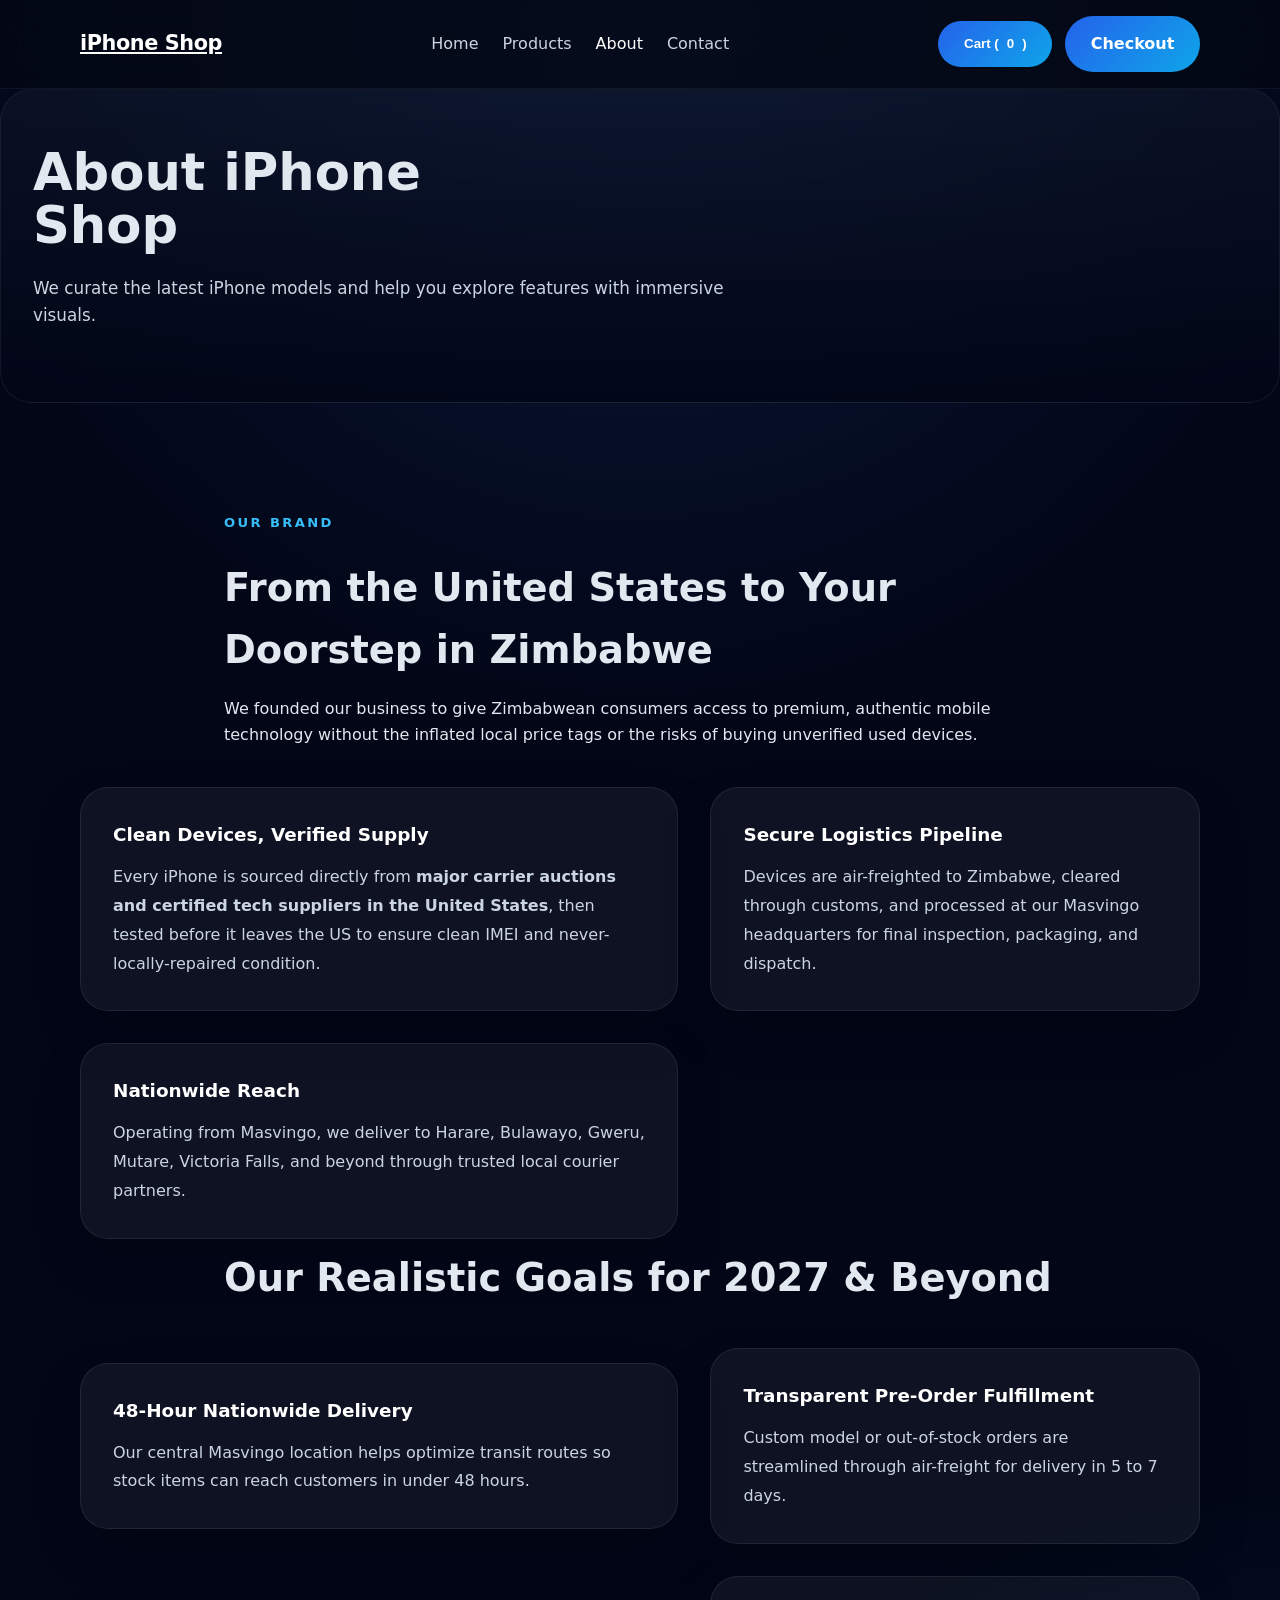
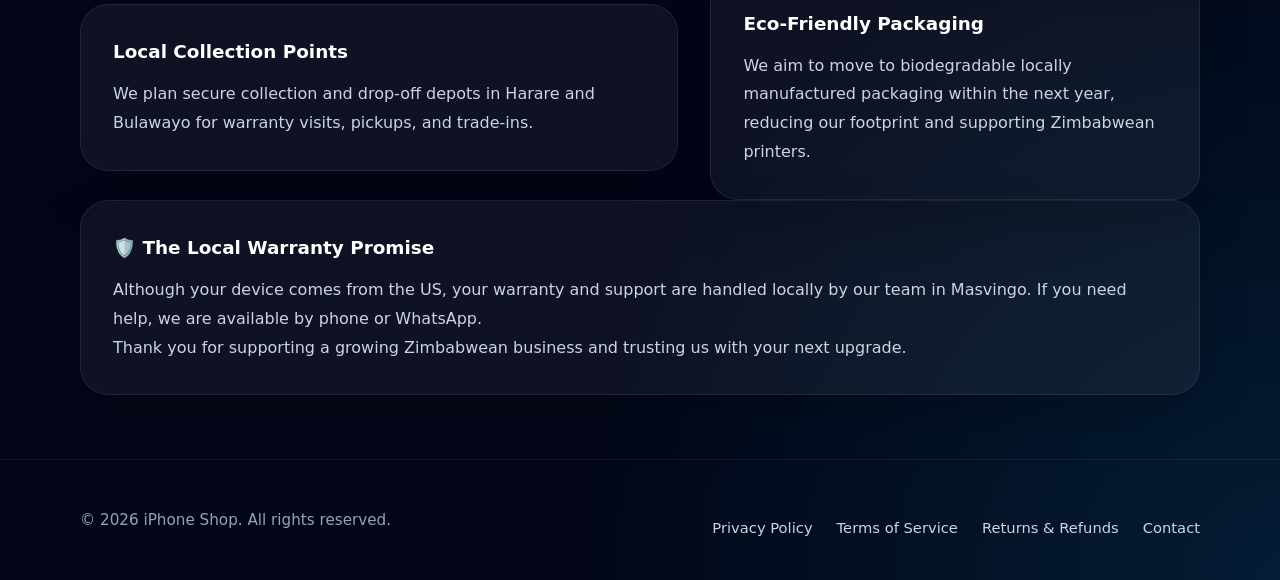
<file: about.html>
<!doctype html>
<html lang="en">
<head>
  <meta charset="utf-8" />
  <meta name="viewport" content="width=device-width,initial-scale=1" />
  <title>About — iPhone Shop</title>
  <meta name="description" content="Learn how iPhone Shop sources, inspects, and delivers genuine iPhones from Masvingo to customers across Zimbabwe." />
  <link rel="icon" href="data:image/svg+xml,%3Csvg xmlns='http://www.w3.org/2000/svg' viewBox='0 0 64 64'%3E%3Crect width='64' height='64' rx='16' fill='%230ea5e9'/%3E%3Ctext x='32' y='43' font-family='Arial,sans-serif' font-size='30' font-weight='700' fill='white' text-anchor='middle'%3EiS%3C/text%3E%3C/svg%3E" />
  <link rel="stylesheet" href="styles.css" />
</head>
<body>
  <header class="site-header">
    <div class="container header-inner">
      <a href="index.html" class="logo">iPhone Shop</a>
      <nav class="nav-links">
        <a href="index.html" class="nav-link">Home</a>
        <a href="products.html" class="nav-link">Products</a>
        <a href="about.html" class="nav-link active">About</a>
        <a href="contact.html" class="nav-link">Contact</a>
      </nav>
      <div class="header-actions">
        <button id="cart-btn" class="button button-primary">Cart (<span id="cart-count">0</span>)</button>
        <a href="checkout.html" class="button button-primary">Checkout</a>
      </div>
    </div>
  </header>

  <main>
    <section class="page-hero">
      <div class="hero-copy">
        <h1>About iPhone Shop</h1>
        <p>We curate the latest iPhone models and help you explore features with immersive visuals.</p>
      </div>
    </section>

    <section class="section about-section">
      <div class="container section-heading">
        <p class="eyebrow">Our Brand</p>
        <h2>From the United States to Your Doorstep in Zimbabwe</h2>
        <p>We founded our business to give Zimbabwean consumers access to premium, authentic mobile technology without the inflated local price tags or the risks of buying unverified used devices.</p>
      </div>

      <div class="container feature-grid about-grid">
        <div class="feature-card">
          <h3>Clean Devices, Verified Supply</h3>
          <p>Every iPhone is sourced directly from <strong>major carrier auctions and certified tech suppliers in the United States</strong>, then tested before it leaves the US to ensure clean IMEI and never-locally-repaired condition.</p>
        </div>
        <div class="feature-card">
          <h3>Secure Logistics Pipeline</h3>
          <p>Devices are air-freighted to Zimbabwe, cleared through customs, and processed at our Masvingo headquarters for final inspection, packaging, and dispatch.</p>
        </div>
        <div class="feature-card">
          <h3>Nationwide Reach</h3>
          <p>Operating from Masvingo, we deliver to Harare, Bulawayo, Gweru, Mutare, Victoria Falls, and beyond through trusted local courier partners.</p>
        </div>
      </div>

      <div class="container section-heading">
        <h2>Our Realistic Goals for 2027 &amp; Beyond</h2>
      </div>

      <div class="container feature-grid about-grid">
        <div class="feature-card">
          <h3>48-Hour Nationwide Delivery</h3>
          <p>Our central Masvingo location helps optimize transit routes so stock items can reach customers in under 48 hours.</p>
        </div>
        <div class="feature-card">
          <h3>Transparent Pre-Order Fulfillment</h3>
          <p>Custom model or out-of-stock orders are streamlined through air-freight for delivery in 5 to 7 days.</p>
        </div>
        <div class="feature-card">
          <h3>Local Collection Points</h3>
          <p>We plan secure collection and drop-off depots in Harare and Bulawayo for warranty visits, pickups, and trade-ins.</p>
        </div>
        <div class="feature-card">
          <h3>Eco-Friendly Packaging</h3>
          <p>We aim to move to biodegradable locally manufactured packaging within the next year, reducing our footprint and supporting Zimbabwean printers.</p>
        </div>
      </div>

      <div class="container about-warranty-card">
        <div class="feature-card">
          <h3>🛡️ The Local Warranty Promise</h3>
          <p>Although your device comes from the US, your warranty and support are handled locally by our team in Masvingo. If you need help, we are available by phone or WhatsApp.</p>
          <p>Thank you for supporting a growing Zimbabwean business and trusting us with your next upgrade.</p>
        </div>
      </div>
    </section>
  </main>

  <footer class="site-footer">
    <div class="container footer-grid">
      <p class="footer-note" style="margin-top:0;">© 2026 iPhone Shop. All rights reserved.</p>
      <div class="footer-links">
        <a href="privacy.html">Privacy Policy</a>
        <a href="terms.html">Terms of Service</a>
        <a href="returns.html">Returns &amp; Refunds</a>
        <a href="contact.html">Contact</a>
      </div>
    </div>
  </footer>

  <div id="cart-modal" class="modal hidden">
    <div class="modal-content">
      <h2>Your Cart</h2>
      <ul id="cart-list"></ul>
      <div class="cart-total">Total: $<span id="cart-total">0.00</span></div>
      <a id="checkout-btn" href="checkout.html" class="button button-primary">Checkout</a>
      <button id="close-cart" class="button button-secondary">Close</button>
    </div>
  </div>

  <script src="script.js" defer></script>
</body>
</html>
</file>
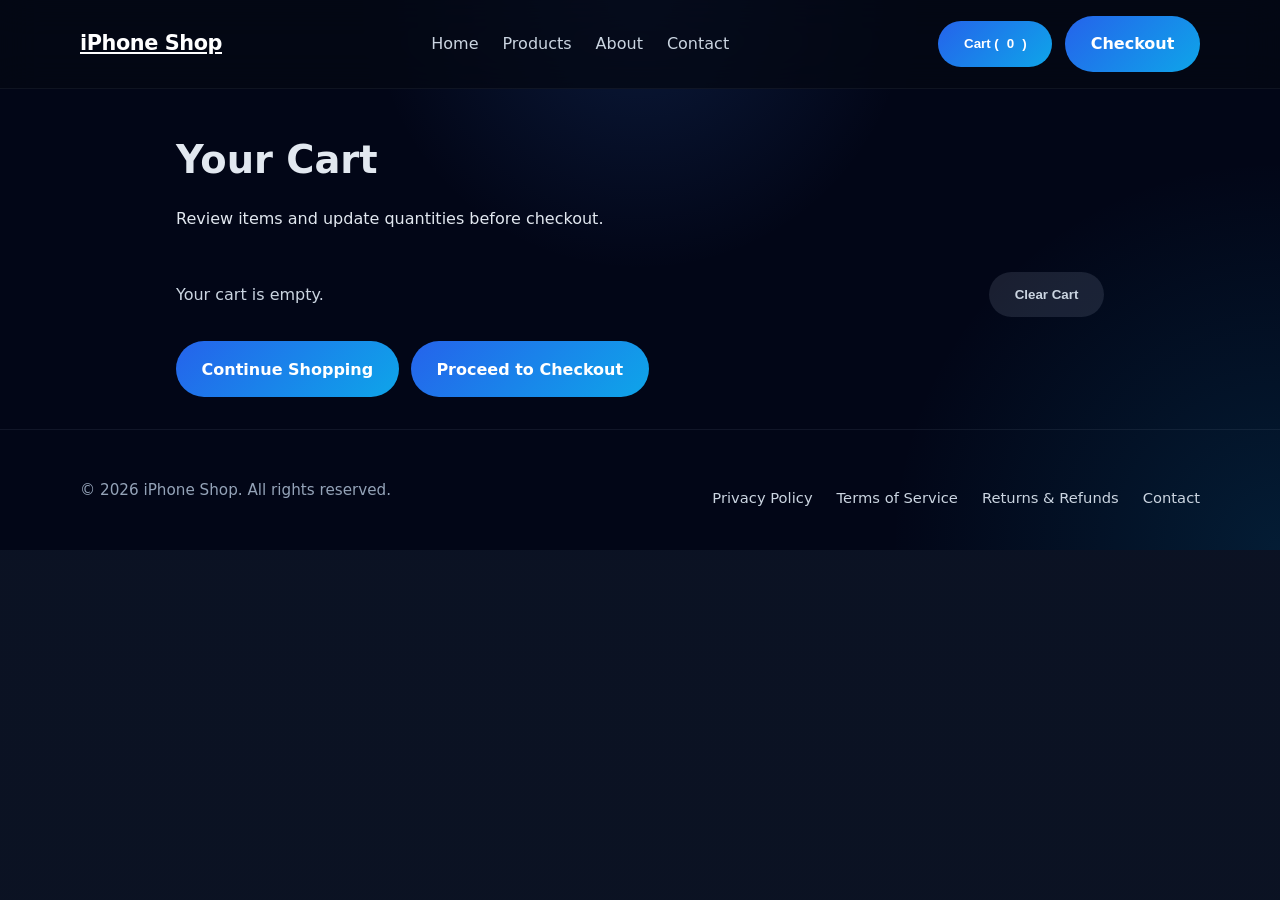
<file: cart.html>
<!doctype html>
<html lang="en">
<head>
  <meta charset="utf-8" />
  <meta name="viewport" content="width=device-width,initial-scale=1" />
  <title>Cart — iPhone Shop</title>
  <meta name="description" content="Review your iPhone Shop cart, update quantities, and proceed to checkout." />
  <link rel="icon" href="data:image/svg+xml,%3Csvg xmlns='http://www.w3.org/2000/svg' viewBox='0 0 64 64'%3E%3Crect width='64' height='64' rx='16' fill='%230ea5e9'/%3E%3Ctext x='32' y='43' font-family='Arial,sans-serif' font-size='30' font-weight='700' fill='white' text-anchor='middle'%3EiS%3C/text%3E%3C/svg%3E" />
  <link rel="stylesheet" href="styles.css" />
</head>
<body>
  <header class="site-header">
    <div class="container header-inner">
      <a href="index.html" class="logo">iPhone Shop</a>
      <nav class="nav-links">
        <a href="index.html" class="nav-link">Home</a>
        <a href="products.html" class="nav-link">Products</a>
        <a href="about.html" class="nav-link">About</a>
        <a href="contact.html" class="nav-link">Contact</a>
      </nav>
      <div class="header-actions">
        <button id="cart-btn" class="button button-primary">Cart (<span id="cart-count">0</span>)</button>
        <a href="checkout.html" class="button button-primary">Checkout</a>
      </div>
    </div>
  </header>

  <main class="container" style="padding:2rem 1rem;max-width:960px;">
    <div class="section-heading">
      <h1>Your Cart</h1>
      <p>Review items and update quantities before checkout.</p>
    </div>

    <section id="cart-view">
      <div style="display:flex;align-items:center;justify-content:space-between;gap:1rem;flex-wrap:wrap;margin-bottom:1rem;">
        <div id="cart-empty-hint" style="color:#cbd5e1;"></div>
        <button id="clear-cart-page" class="button button-secondary" type="button">Clear Cart</button>
      </div>

      <div id="cart-items"></div>
      <div id="cart-summary" style="margin-top:1rem;"></div>

      <div style="margin-top:1.5rem;display:flex;gap:0.75rem;flex-wrap:wrap;">
        <a href="products.html" class="button button-primary">Continue Shopping</a>
        <a href="checkout.html" class="button button-primary">Proceed to Checkout</a>
      </div>
    </section>
  </main>

  <footer class="site-footer">
    <div class="container footer-grid">
      <p class="footer-note" style="margin-top:0;">© 2026 iPhone Shop. All rights reserved.</p>
      <div class="footer-links">
        <a href="privacy.html">Privacy Policy</a>
        <a href="terms.html">Terms of Service</a>
        <a href="returns.html">Returns &amp; Refunds</a>
        <a href="contact.html">Contact</a>
      </div>
    </div>
  </footer>

  <div id="cart-modal" class="modal hidden">
    <div class="modal-content">
      <h2>Your Cart</h2>
      <ul id="cart-list"></ul>
      <div class="cart-total">Total: $<span id="cart-total">0.00</span></div>
      <a id="checkout-btn" href="checkout.html" class="button button-primary">Checkout</a>
      <button id="close-cart" class="button button-secondary">Close</button>
    </div>
  </div>

  <script>
    function fmt(n){return Number(n).toFixed(2)}
    function getCart(){return JSON.parse(localStorage.getItem('cart')||'{}')}
    function saveCart(cart){localStorage.setItem('cart', JSON.stringify(cart))}

    function computeCartTotal(products, cart){
      return Object.entries(cart).reduce((sum,[id,qty])=>{
        const baseId = String(id).split('::')[0];
        const p = products.find(x=>x.id===baseId) || {price:0};
        return sum + (p.price||0) * qty;
      },0);
    }

    async function fetchProducts(){
      return fetch('products.json').then(r=>r.ok? r.json(): []).catch(()=>[]);
    }

    async function renderCart(){
      const products = await fetchProducts();
      const cart = getCart();
      const container = document.getElementById('cart-items');
      const summary = document.getElementById('cart-summary');
      const emptyHint = document.getElementById('cart-empty-hint');
      container.innerHTML='';

      const keys = Object.keys(cart);
      if (!keys.length){
        emptyHint.textContent = 'Your cart is empty.';
        summary.innerHTML='';
        return;
      }

      emptyHint.textContent = '';

      const list = document.createElement('div');
      list.style.display='grid';
      list.style.gap='0.6rem';

      let total = 0;

      for(const id of keys){
        const qty = cart[id];
        const parts = String(id).split('::');
        const baseId = parts[0];
        const color = parts[1] || '';
        const p = products.find(x=>x.id===baseId) || {name:baseId,price:0,image:''};
        total += (p.price||0)*qty;

        const row = document.createElement('div');
        row.style.display='flex';
        row.style.alignItems='center';
        row.style.gap='0.75rem';
        row.style.padding='0.6rem 0';

        const thumb = document.createElement('div');
        thumb.style.width='64px';
        thumb.style.height='64px';
        thumb.style.flex='0 0 64px';
        thumb.style.borderRadius='8px';
        thumb.style.overflow='hidden';
        thumb.style.backgroundColor='rgba(255,255,255,0.03)';
        if (p.image){
          thumb.style.backgroundImage = `url('${p.image}')`;
          thumb.style.backgroundSize='cover';
          thumb.style.backgroundPosition='center';
        }

        const info = document.createElement('div');
        info.style.flex='1';
        info.innerHTML = `<div style="font-weight:700">${p.name}${color ? ' ('+color+')' : ''}</div><div style="color:#cbd5e1">${p.desc || ''}</div>`;

        const controls = document.createElement('div');
        controls.style.display='flex';
        controls.style.alignItems='center';
        controls.style.gap='0.5rem';

        const qtyBox = document.createElement('input');
        qtyBox.type='number';
        qtyBox.min=1;
        qtyBox.value = qty;
        qtyBox.style.width='72px';
        qtyBox.addEventListener('change', (e)=>{
          const v = Math.max(1, parseInt(e.target.value)||1);
          const current = getCart();
          current[id] = v;
          saveCart(current);
          renderCart();
        });

        const removeBtn = document.createElement('button');
        removeBtn.className='button button-sm';
        removeBtn.textContent='Remove';
        removeBtn.addEventListener('click', ()=>{
          const current = getCart();
          delete current[id];
          saveCart(current);
          renderCart();
        });

        const price = document.createElement('div');
        price.style.minWidth='110px';
        price.style.textAlign='right';
        price.innerHTML = `$${fmt((p.price||0)*qty)}`;

        controls.appendChild(qtyBox);
        controls.appendChild(removeBtn);

        row.appendChild(thumb);
        row.appendChild(info);
        row.appendChild(controls);
        row.appendChild(price);

        list.appendChild(row);
      }

      container.appendChild(list);
      summary.innerHTML = `<div class="cart-total">Total: $<strong>${fmt(total)}</strong></div>`;

      // Update header cart count if present
      const countEl = document.getElementById('cart-count');
      if (countEl){
        const count = Object.values(cart).reduce((s,v)=>s+v,0);
        countEl.textContent = count;
      }
    }

    function clearCart(){
      saveCart({});
      renderCart();
    }

    document.addEventListener('DOMContentLoaded',()=>{
      document.getElementById('clear-cart-page').addEventListener('click', ()=>{
        clearCart();
      });
      renderCart();

      // Optional: keep existing cart modal behaviour consistent
      const cartBtn = document.getElementById('cart-btn');
      const cartModal = document.getElementById('cart-modal');
      const closeCart = document.getElementById('close-cart');
      if (cartBtn && cartModal){
        cartBtn.addEventListener('click', ()=>{
          cartModal.classList.remove('hidden');
          document.documentElement.classList.add('modal-open');
          document.body.classList.add('modal-open');
        });
      }
      if (closeCart && cartModal){
        closeCart.addEventListener('click', ()=>{
          cartModal.classList.add('hidden');
          document.documentElement.classList.remove('modal-open');
          document.body.classList.remove('modal-open');
        });
      }
      const checkoutBtn = document.getElementById('checkout-btn');
      if (checkoutBtn && cartModal){
        checkoutBtn.addEventListener('click', ()=>{ cartModal.classList.add('hidden'); window.location.href='checkout.html'; });
      }
    });
  </script>
</body>
</html>
</file>
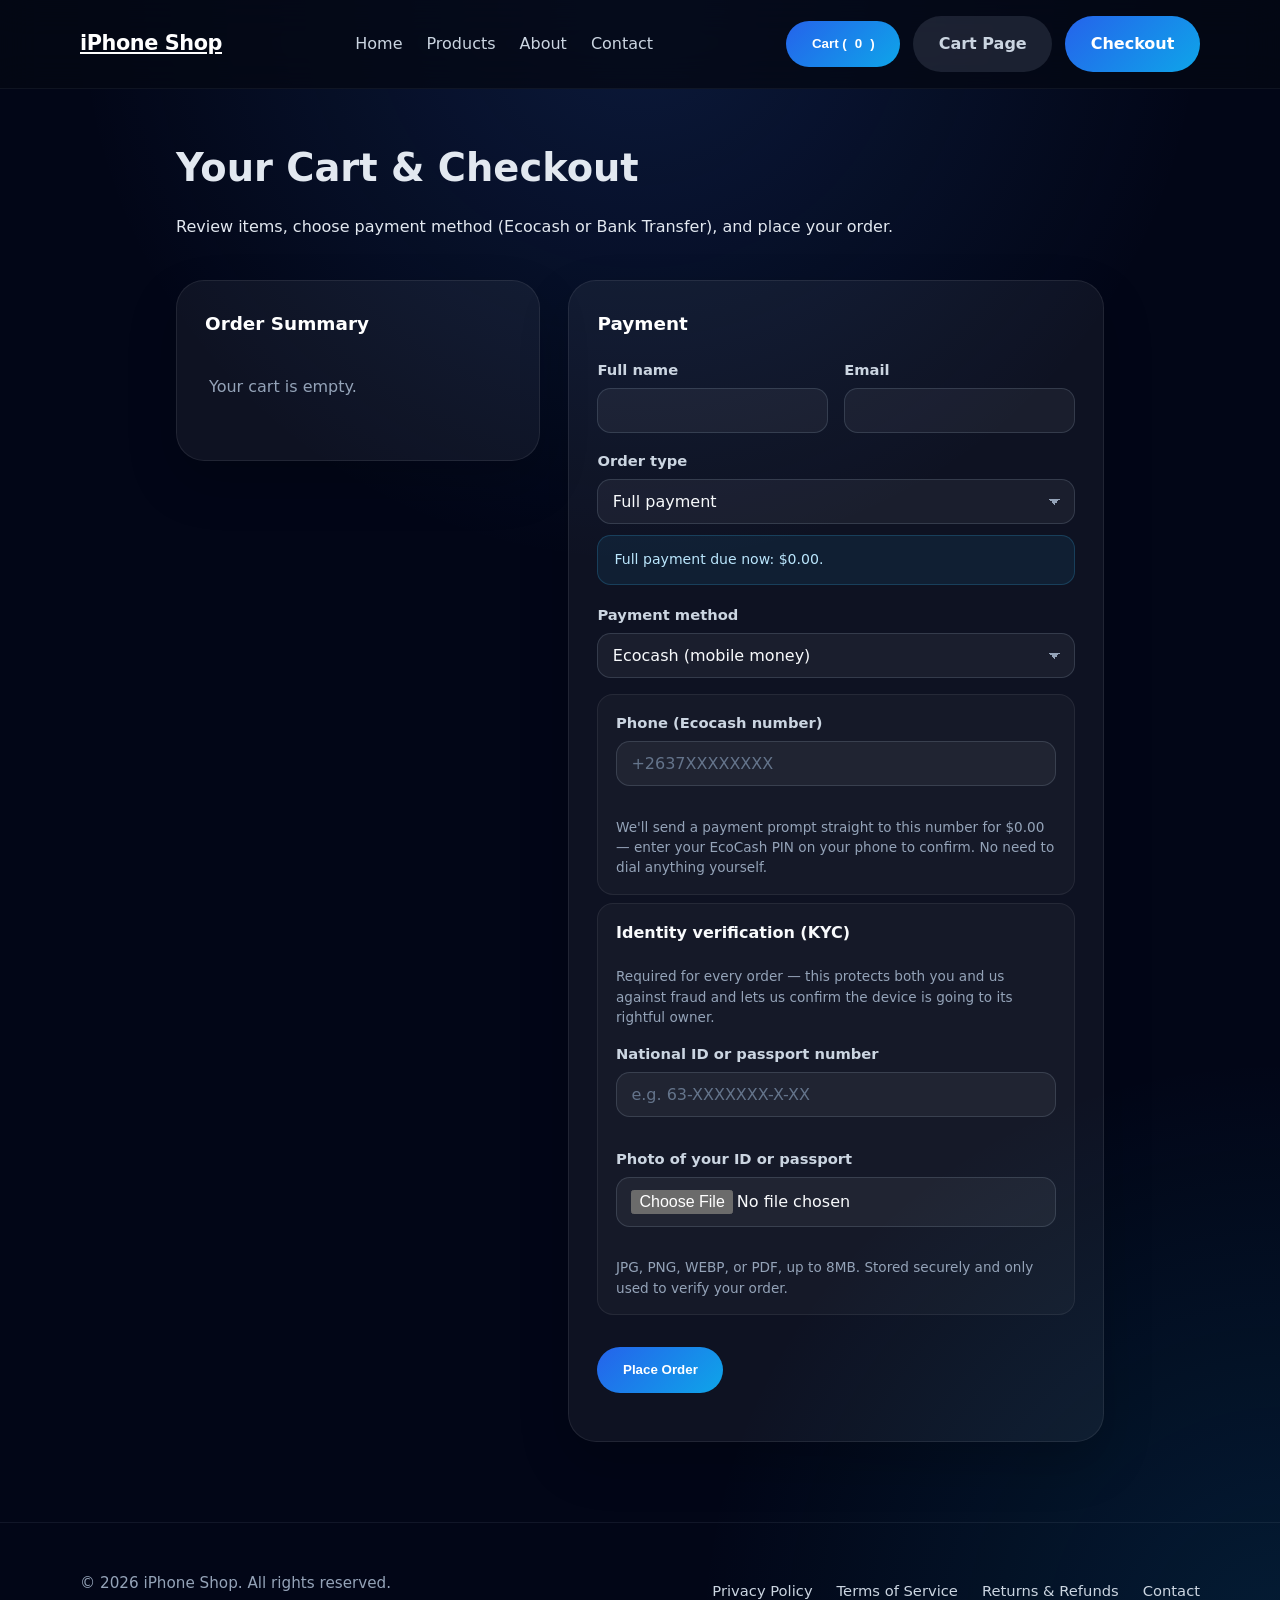
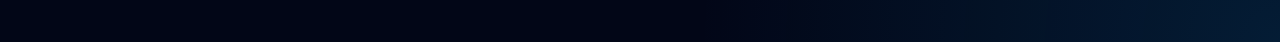
<file: checkout.html>
<html>
<html lang="en">
<head>
  <meta charset="utf-8" />
  <meta name="viewport" content="width=device-width,initial-scale=1" />
  <title>Checkout — iPhone Shop</title>
  <meta name="description" content="Complete your iPhone order securely via Ecocash or bank transfer, pay in full or with a 75% pre-order deposit." />
  <link rel="icon" href="data:image/svg+xml,%3Csvg xmlns='http://www.w3.org/2000/svg' viewBox='0 0 64 64'%3E%3Crect width='64' height='64' rx='16' fill='%230ea5e9'/%3E%3Ctext x='32' y='43' font-family='Arial,sans-serif' font-size='30' font-weight='700' fill='white' text-anchor='middle'%3EiS%3C/text%3E%3C/svg%3E" />
  <link rel="stylesheet" href="styles.css" />
  <link rel="stylesheet" href="checkout.css" />
</head>
<body>
  <header class="site-header">
    <div class="container header-inner">
      <a href="index.html" class="logo">iPhone Shop</a>
      <nav class="nav-links">
        <a href="index.html" class="nav-link">Home</a>
        <a href="products.html" class="nav-link">Products</a>
        <a href="about.html" class="nav-link">About</a>
        <a href="contact.html" class="nav-link">Contact</a>
      </nav>
      <div class="header-actions">
        <button id="cart-btn" class="button button-primary">Cart (<span id="cart-count">0</span>)</button>
        <a href="cart.html" class="button button-secondary">Cart Page</a>
        <a href="checkout.html" class="button button-primary">Checkout</a>
      </div>
    </div>
  </header>

  <main class="container checkout-main">
    <div class="section-heading">
      <h1>Your Cart &amp; Checkout</h1>
      <p>Review items, choose payment method (Ecocash or Bank Transfer), and place your order.</p>
    </div>

    <div class="checkout-layout">
      <section id="cart-view" class="checkout-card">
        <h3>Order Summary</h3>
        <div id="cart-items"></div>
        <div id="cart-summary"></div>
      </section>

      <section id="payment-section" class="checkout-card">
        <h3>Payment</h3>
        <form id="payment-form">
          <div class="payment-name-row">
            <label class="form-field">Full name<input name="name" required /></label>
            <label class="form-field">Email<input name="email" type="email" required /></label>
          </div>
          <label class="form-field">Order type
            <select id="order-type" name="orderType">
              <option value="full">Full payment</option>
              <option value="deposit">Pre-order deposit (75%)</option>
            </select>
          </label>
          <div id="order-amount-summary" class="order-amount-summary"></div>
          <label class="form-field">Payment method
            <select id="payment-method" name="method">
              <option value="ecocash">Ecocash (mobile money)</option>
              <option value="bank">Bank Transfer</option>
            </select>
          </label>

          <div id="ecocash-fields" class="payment-method-fields">
            <label class="form-field">Phone (Ecocash number)<input name="ecocash_phone" placeholder="+2637XXXXXXXX" /></label>
            <p class="ecocash-hint">We'll send a payment prompt straight to this number for $<span id="ecocash-pay-amount">0.00</span> — enter your EcoCash PIN on your phone to confirm. No need to dial anything yourself.</p>
          </div>

          <div id="bank-fields" class="payment-method-fields hidden">
            <label class="form-field">Bank name<input name="bank_name" placeholder="Bank name" /></label>
            <label class="form-field">Account name<input name="bank_account_name" placeholder="Account holder" /></label>
            <label class="form-field">Account number<input name="bank_account_number" placeholder="Account number" /></label>
          </div>

          <div class="payment-method-fields">
            <h4 style="margin:0 0 0.4rem;color:#f8fafc;">Identity verification (KYC)</h4>
            <p class="ecocash-hint">Required for every order — this protects both you and us against fraud and lets us confirm the device is going to its rightful owner.</p>
            <label class="form-field">National ID or passport number<input name="idNumber" placeholder="e.g. 63-XXXXXXX-X-XX" required /></label>
            <label class="form-field">Photo of your ID or passport
              <input name="idDocument" type="file" accept="image/jpeg,image/png,image/webp,application/pdf" required />
            </label>
            <p class="ecocash-hint">JPG, PNG, WEBP, or PDF, up to 8MB. Stored securely and only used to verify your order.</p>
          </div>

          <div class="payment-actions">
            <button type="submit" class="button button-primary">Place Order</button>
          </div>
        </form>

        <div id="payment-result" class="payment-result"></div>
      </section>
    </div>
  </main>

  <footer class="site-footer">
    <div class="container footer-grid">
      <p class="footer-note" style="margin-top:0;">© 2026 iPhone Shop. All rights reserved.</p>
      <div class="footer-links">
        <a href="privacy.html">Privacy Policy</a>
        <a href="terms.html">Terms of Service</a>
        <a href="returns.html">Returns &amp; Refunds</a>
        <a href="contact.html">Contact</a>
      </div>
    </div>
  </footer>

  <div id="cart-modal" class="modal hidden">
    <div class="modal-content">
      <h2>Your Cart</h2>
      <div id="cart-modal-items"></div>
      <div class="cart-total">Total: $<span id="cart-modal-total">0.00</span></div>
      <button id="close-cart" class="button button-secondary">Close</button>
    </div>
  </div>

  <script>
  // Read cart from localStorage and render with thumbnails and controls
  function fmt(n){return Number(n).toFixed(2)}
  function getCart(){return JSON.parse(localStorage.getItem('cart')||'{}')}
  function saveCart(cart){ localStorage.setItem('cart', JSON.stringify(cart)); }
  function updateCartCount(){ const countEl = document.getElementById('cart-count'); if(!countEl) return; const cart = getCart(); countEl.textContent = Object.values(cart).reduce((s,v)=>s+v,0); }

  async function renderCart(){
    const products = await fetch('products.json').then(r=>r.ok? r.json(): [] ).catch(()=>[]);
    const cart = getCart();
    const container = document.getElementById('cart-items');
    const summary = document.getElementById('cart-summary');
    container.innerHTML = '';
    let total = 0;
    if (!Object.keys(cart).length){ container.innerHTML = '<p class="cart-empty">Your cart is empty.</p>'; summary.innerHTML=''; updateCartCount(); return }

    const list = document.createElement('div');
    list.className = 'cart-list';

    for(const id of Object.keys(cart)){
      const qty = cart[id];
      const p = products.find(x=>x.id===id) || {name:id,price:0,image:''};
      total += (p.price||0)*qty;

      const row = document.createElement('div');
      row.className = 'cart-row';

      const thumb = document.createElement('div');
      thumb.className = 'cart-row-thumb';
      if (p.image){ thumb.style.backgroundImage = `url('${p.image}')`; }

      const info = document.createElement('div');
      info.className = 'cart-row-info';
      info.innerHTML = `<div class="cart-row-name">${p.name}</div><div class="cart-row-desc">${p.desc || ''}</div>`;

      const controls = document.createElement('div');
      controls.className = 'cart-row-controls';

      const qtyBox = document.createElement('input');
      qtyBox.type='number'; qtyBox.min=1; qtyBox.value = qty; qtyBox.className = 'qty-input'; qtyBox.addEventListener('change', (e)=>{
        const v = Math.max(1, parseInt(e.target.value)||1);
        const current = getCart(); current[id] = v; saveCart(current); renderCart(); refreshSummary();
      });

      const removeBtn = document.createElement('button');
      removeBtn.className='button button-sm'; removeBtn.textContent='Remove';
      removeBtn.addEventListener('click', ()=>{
        const current = getCart(); delete current[id]; saveCart(current); renderCart(); refreshSummary();
      });

      const price = document.createElement('div');
      price.className = 'cart-row-price'; price.innerHTML = `$${fmt((p.price||0)*qty)}`;

      controls.appendChild(qtyBox);
      controls.appendChild(removeBtn);

      row.appendChild(thumb);
      row.appendChild(info);
      row.appendChild(controls);
      row.appendChild(price);

      list.appendChild(row);
    }

    container.appendChild(list);
    summary.innerHTML = `<div class="cart-total">Total: $<strong>${fmt(total)}</strong></div>`;
    updateCartCount();
  }

  async function renderCartModal(){
    const products = await fetch('products.json').then(r=>r.ok? r.json(): [] ).catch(()=>[]);
    const cart = getCart();
    const container = document.getElementById('cart-modal-items');
    const totalEl = document.getElementById('cart-modal-total');
    container.innerHTML = '';
    let total = 0;
    if (!Object.keys(cart).length){ container.innerHTML = '<p class="cart-empty">Your cart is empty.</p>'; totalEl.textContent='0.00'; return }
    const list = document.createElement('div');
    list.className = 'cart-modal-list';
    for(const id of Object.keys(cart)){
      const qty = cart[id];
      const p = products.find(x=>x.id===id) || {name:id,price:0};
      total += (p.price||0)*qty;
      const item = document.createElement('div');
      item.className = 'cart-modal-item';
      item.innerHTML = `<span>${p.name} × ${qty}</span><span>$${fmt((p.price||0)*qty)}</span>`;
      list.appendChild(item);
    }
    container.appendChild(list);
    totalEl.textContent = fmt(total);
  }

  function computeCartTotal(products, cart){
    return Object.entries(cart).reduce((sum,[id,qty])=>{
      const baseId = String(id).split('::')[0];
      const p = products.find(x=>x.id===baseId) || {price:0};
      return sum + (p.price||0) * qty;
    },0);
  }

  function updateCartSummary(total){
    const orderType = document.getElementById('order-type');
    const summary = document.getElementById('cart-summary');
    if (!summary) return;
    const type = orderType ? orderType.value : 'full';
    let amountDue = total;
    if (type === 'deposit'){
      const deposit = total * 0.75;
      amountDue = deposit;
      summary.innerHTML = `<div class="cart-total">Total: $<strong>${fmt(total)}</strong><br/>Pre-order deposit due: $<strong>${fmt(deposit)}</strong></div>`;
      const amountSummary = document.getElementById('order-amount-summary');
      if (amountSummary) amountSummary.textContent = `Pre-order deposit due today: $${fmt(deposit)} (75% of total). Remaining $${fmt(total - deposit)} due on delivery.`;
    } else {
      summary.innerHTML = `<div class="cart-total">Total: $<strong>${fmt(total)}</strong></div>`;
      const amountSummary = document.getElementById('order-amount-summary');
      if (amountSummary) amountSummary.textContent = `Full payment due now: $${fmt(total)}.`;
    }
    updateEcocashAmount(amountDue);
  }

  function updateEcocashAmount(amount){
    const amountEl = document.getElementById('ecocash-pay-amount');
    if (!amountEl) return;
    amountEl.textContent = fmt(Math.max(0, amount || 0));
  }

  // NOTE: renderCart() is defined earlier in this file (with color + desc).
  // Keeping only one definition prevents duplicate-function confusion.

  async function refreshSummary(){
    const products = await fetch('products.json').then(r=>r.ok? r.json(): [] ).catch(()=>[]);
    const total = computeCartTotal(products, getCart());
    updateCartSummary(total);
  }

  document.addEventListener('DOMContentLoaded',()=>{
    renderCart();
    updateCartCount();
    refreshSummary();

    const method = document.getElementById('payment-method');
    const orderType = document.getElementById('order-type');
    const eco = document.getElementById('ecocash-fields');
    const bank = document.getElementById('bank-fields');

    method.addEventListener('change',()=>{
      if (method.value==='ecocash'){ eco.classList.remove('hidden'); bank.classList.add('hidden') }
      else { eco.classList.add('hidden'); bank.classList.remove('hidden') }
    });

    orderType.addEventListener('change', ()=>{
      refreshSummary();
    });

    function showPaymentError(msg){
      document.getElementById('payment-result').innerHTML = `<div class="payment-error">${msg}</div>`;
    }

    function buildWhatsAppOrderLink(orderId, summaryLines){
      const lines = [`New order: ${orderId}`, ...summaryLines];
      return `https://wa.me/263785233384?text=${encodeURIComponent(lines.join('\n'))}`;
    }

    function renderPaid(orderId, amountDue, total, extraLines){
      document.getElementById('payment-result').innerHTML = `<div class="feature-card">✅ Payment received. Order reference: <strong>${orderId}</strong>.<br/>Paid: $${fmt(amountDue)} of $${fmt(total)} total.<br/><a class="button button-primary whatsapp-followup" href="${buildWhatsAppOrderLink(orderId, extraLines)}" target="_blank" rel="noopener noreferrer">Send order confirmation on WhatsApp</a></div>`;
    }

    function renderAwaitingManual(orderId, amountDue, total, extraLines){
      document.getElementById('payment-result').innerHTML = `<div class="feature-card">Order recorded. Reference: <strong>${orderId}</strong>. Amount due: $${fmt(amountDue)} of $${fmt(total)} total.<br/>We'll confirm your bank transfer manually — send us proof of payment to speed things up.<br/><a class="button button-primary whatsapp-followup" href="${buildWhatsAppOrderLink(orderId, extraLines)}" target="_blank" rel="noopener noreferrer">Send order confirmation on WhatsApp</a></div>`;
    }

    async function pollOrderStatus(orderId, amountDue, total, extraLines){
      const resultEl = document.getElementById('payment-result');
      const maxAttempts = 40; // ~4 minutes at 6s intervals
      for (let attempt = 0; attempt < maxAttempts; attempt++){
        await new Promise(r => setTimeout(r, 6000));
        let data;
        try {
          const res = await fetch(`/api/orders/${orderId}/status`);
          data = await res.json();
        } catch {
          continue; // network hiccup — just try again next tick
        }
        if (data.status === 'paid'){
          renderPaid(orderId, data.amountDue, data.total, extraLines);
          return;
        }
        if (data.status === 'cancelled'){
          resultEl.innerHTML = `<div class="payment-error">The EcoCash payment was cancelled or timed out. You can try again, or contact us on WhatsApp for help.<br/><a class="button button-primary whatsapp-followup" href="${buildWhatsAppOrderLink(orderId, extraLines)}" target="_blank" rel="noopener noreferrer">Contact us on WhatsApp</a></div>`;
          return;
        }
      }
      resultEl.innerHTML += `<div class="ecocash-hint" style="margin-top:0.75rem;">Still waiting on confirmation — if you already entered your PIN, this can take a few minutes. Reference: <strong>${orderId}</strong>.</div>`;
    }

    document.getElementById('payment-form').addEventListener('submit', async (e)=>{
      e.preventDefault();
      const form = e.target;
      const methodVal = document.getElementById('payment-method').value;
      const orderTypeVal = document.getElementById('order-type').value;
      const cartObj = getCart();
      const submitBtn = form.querySelector('button[type="submit"]');

      if (!Object.keys(cartObj).length){ showPaymentError('Your cart is empty — add an item before checking out.'); return; }

      const fd = new FormData(form);
      fd.set('method', methodVal);
      fd.set('orderType', orderTypeVal);
      fd.set('cart', JSON.stringify(cartObj));

      submitBtn.disabled = true;
      submitBtn.textContent = 'Placing order…';
      document.getElementById('payment-result').innerHTML = '';

      try {
        const res = await fetch('/api/orders', { method: 'POST', body: fd });
        const data = await res.json();
        if (!res.ok){
          showPaymentError(data.error || 'Could not place your order. Please try again.');
          return;
        }

        const extraLines = [
          `Name: ${fd.get('name')}`,
          `Email: ${fd.get('email')}`,
          `Payment method: ${methodVal === 'ecocash' ? `Ecocash (${fd.get('ecocash_phone')})` : `Bank transfer (${fd.get('bank_name')}, ${fd.get('bank_account_name')})`}`,
          `Order type: ${orderTypeVal === 'deposit' ? 'Pre-order deposit' : 'Full payment'}`,
          `Amount due: $${fmt(data.amountDue)}`,
          `Order total: $${fmt(data.total)}`
        ];

        localStorage.removeItem('cart');
        renderCart();

        if (data.status === 'awaiting-manual'){
          renderAwaitingManual(data.orderId, data.amountDue, data.total, extraLines);
          return;
        }

        // EcoCash: Paynow has pushed a PIN prompt to the customer's phone.
        document.getElementById('payment-result').innerHTML = `<div class="feature-card">📲 Check your phone — we've sent a payment request for $${fmt(data.amountDue)} to your EcoCash number.<br/>${data.instructions ? data.instructions.replace(/\n/g,'<br/>') : 'Enter your EcoCash PIN to approve it.'}<br/><span style="color:#94a3b8;">Order reference: ${data.orderId}</span></div>`;
        pollOrderStatus(data.orderId, data.amountDue, data.total, extraLines);
      } catch (err) {
        showPaymentError('Something went wrong reaching the server. Please try again.');
      } finally {
        submitBtn.disabled = false;
        submitBtn.textContent = 'Place Order';
      }
    });

    const cartBtn = document.getElementById('cart-btn');
    const cartModal = document.getElementById('cart-modal');
    const closeCart = document.getElementById('close-cart');
    if (cartBtn){
      cartBtn.addEventListener('click', async ()=>{
        await renderCartModal();
        if (cartModal){
          cartModal.classList.remove('hidden');
          document.documentElement.classList.add('modal-open');
          document.body.classList.add('modal-open');
        }
      });
    }
    if (closeCart){
      closeCart.addEventListener('click', ()=>{
        cartModal.classList.add('hidden');
        document.documentElement.classList.remove('modal-open');
        document.body.classList.remove('modal-open');
      });
    }
  });
  </script>
</body>
</html>
</file>
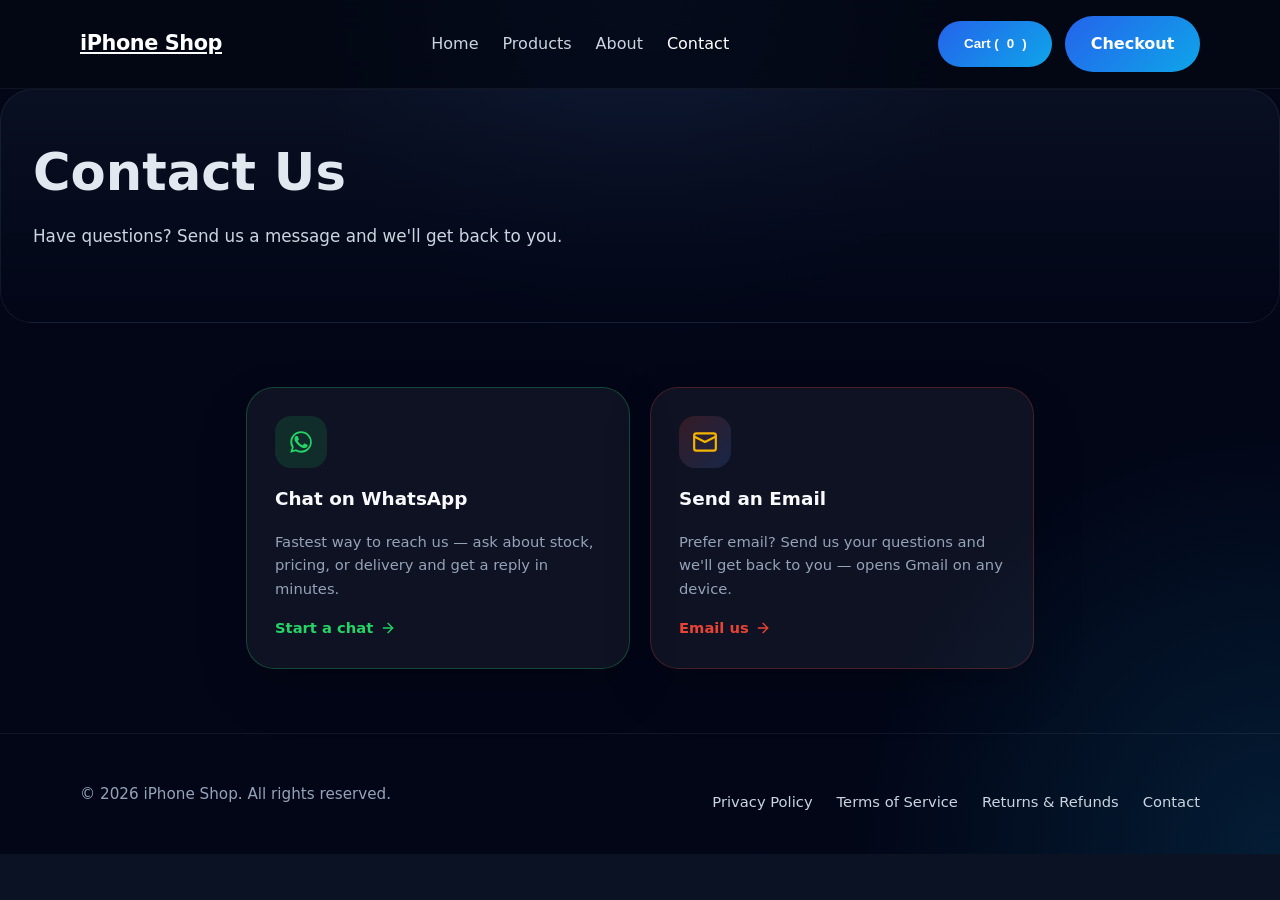
<file: contact.html>
<!doctype html>
<html lang="en">
<head>
  <meta charset="utf-8" />
  <meta name="viewport" content="width=device-width,initial-scale=1" />
  <title>Contact — iPhone Shop</title>
  <meta name="description" content="Get in touch with iPhone Shop by WhatsApp or email for stock, pricing, and delivery questions." />
  <link rel="icon" href="data:image/svg+xml,%3Csvg xmlns='http://www.w3.org/2000/svg' viewBox='0 0 64 64'%3E%3Crect width='64' height='64' rx='16' fill='%230ea5e9'/%3E%3Ctext x='32' y='43' font-family='Arial,sans-serif' font-size='30' font-weight='700' fill='white' text-anchor='middle'%3EiS%3C/text%3E%3C/svg%3E" />
  <link rel="stylesheet" href="styles.css" />
</head>
<body>
  <header class="site-header">
    <div class="container header-inner">
      <a href="index.html" class="logo">iPhone Shop</a>
      <nav class="nav-links">
        <a href="index.html" class="nav-link">Home</a>
        <a href="products.html" class="nav-link">Products</a>
        <a href="about.html" class="nav-link">About</a>
        <a href="contact.html" class="nav-link active">Contact</a>
      </nav>
      <div class="header-actions">
        <button id="cart-btn" class="button button-primary">Cart (<span id="cart-count">0</span>)</button>
        <a href="checkout.html" class="button button-primary">Checkout</a>
      </div>
    </div>
  </header>

  <main>
    <section class="page-hero">
      <div class="hero-copy">
        <h1>Contact Us</h1>
        <p>Have questions? Send us a message and we'll get back to you.</p>
      </div>
    </section>

    <section style="padding:2rem 1rem 4rem;max-width:820px;margin:0 auto;">
      <div class="contact-methods">
        <a class="contact-card contact-card--whatsapp" href="https://wa.me/263785233384" target="_blank" rel="noopener noreferrer">
          <span class="contact-card-icon">
            <svg viewBox="0 0 24 24" fill="currentColor" xmlns="http://www.w3.org/2000/svg">
              <path d="M17.472 14.382c-.297-.149-1.758-.867-2.03-.967-.273-.099-.471-.148-.67.15-.197.297-.767.966-.94 1.164-.173.199-.347.223-.644.075-.297-.15-1.255-.463-2.39-1.475-.883-.788-1.48-1.761-1.653-2.059-.173-.297-.018-.458.13-.606.134-.133.298-.347.446-.52.149-.174.198-.298.298-.497.099-.198.05-.371-.025-.52-.075-.149-.669-1.612-.916-2.207-.242-.579-.487-.5-.669-.51-.173-.008-.371-.01-.57-.01-.198 0-.52.074-.792.372-.272.297-1.04 1.016-1.04 2.479 0 1.462 1.065 2.875 1.213 3.074.149.198 2.096 3.2 5.077 4.487.709.306 1.262.489 1.694.626.712.226 1.36.194 1.872.118.571-.085 1.758-.719 2.006-1.413.248-.694.248-1.289.173-1.413-.074-.124-.272-.198-.57-.347z"/>
              <path d="M12.04 2C6.58 2 2.13 6.45 2.13 11.91c0 1.87.5 3.63 1.44 5.16L2 22l5.06-1.53a9.86 9.86 0 0 0 4.98 1.35h.005c5.46 0 9.9-4.45 9.9-9.91C21.955 6.45 17.5 2 12.04 2zm0 18.11h-.004a8.2 8.2 0 0 1-4.18-1.15l-.3-.18-3.1.94.94-3.02-.19-.31a8.19 8.19 0 0 1-1.26-4.38c0-4.53 3.69-8.22 8.23-8.22 2.2 0 4.26.86 5.82 2.42a8.17 8.17 0 0 1 2.4 5.81c0 4.53-3.69 8.09-8.36 8.09z"/>
            </svg>
          </span>
          <h3>Chat on WhatsApp</h3>
          <p>Fastest way to reach us — ask about stock, pricing, or delivery and get a reply in minutes.</p>
          <span class="contact-card-cta">
            Start a chat
            <svg viewBox="0 0 24 24" fill="none" stroke="currentColor" stroke-width="2" stroke-linecap="round" stroke-linejoin="round"><path d="M5 12h14"/><path d="m12 5 7 7-7 7"/></svg>
          </span>
        </a>

        <a class="contact-card contact-card--email" href="mailto:nyashazwandaziwah5@gmail.com?subject=iPhone%20Shop%20Enquiry">
          <span class="contact-card-icon">
            <svg viewBox="0 0 24 24" fill="none" stroke="currentColor" stroke-width="2" stroke-linecap="round" stroke-linejoin="round">
              <rect x="2" y="4" width="20" height="16" rx="2"></rect>
              <path d="m22 7-10 5L2 7"></path>
            </svg>
          </span>
          <h3>Send an Email</h3>
          <p>Prefer email? Send us your questions and we'll get back to you — opens Gmail on any device.</p>
          <span class="contact-card-cta">
            Email us
            <svg viewBox="0 0 24 24" fill="none" stroke="currentColor" stroke-width="2" stroke-linecap="round" stroke-linejoin="round"><path d="M5 12h14"/><path d="m12 5 7 7-7 7"/></svg>
          </span>
        </a>
      </div>
    </section>
  </main>

  <footer class="site-footer">
    <div class="container footer-grid">
      <p class="footer-note" style="margin-top:0;">© 2026 iPhone Shop. All rights reserved.</p>
      <div class="footer-links">
        <a href="privacy.html">Privacy Policy</a>
        <a href="terms.html">Terms of Service</a>
        <a href="returns.html">Returns &amp; Refunds</a>
        <a href="contact.html">Contact</a>
      </div>
    </div>
  </footer>

  <div id="cart-modal" class="modal hidden">
    <div class="modal-content">
      <h2>Your Cart</h2>
      <ul id="cart-list"></ul>
      <div class="cart-total">Total: $<span id="cart-total">0.00</span></div>
      <a id="checkout-btn" href="checkout.html" class="button button-primary">Checkout</a>
      <button id="close-cart" class="button button-secondary">Close</button>
    </div>
  </div>

  <script src="script.js" defer></script>
</body>
</html>
</file>
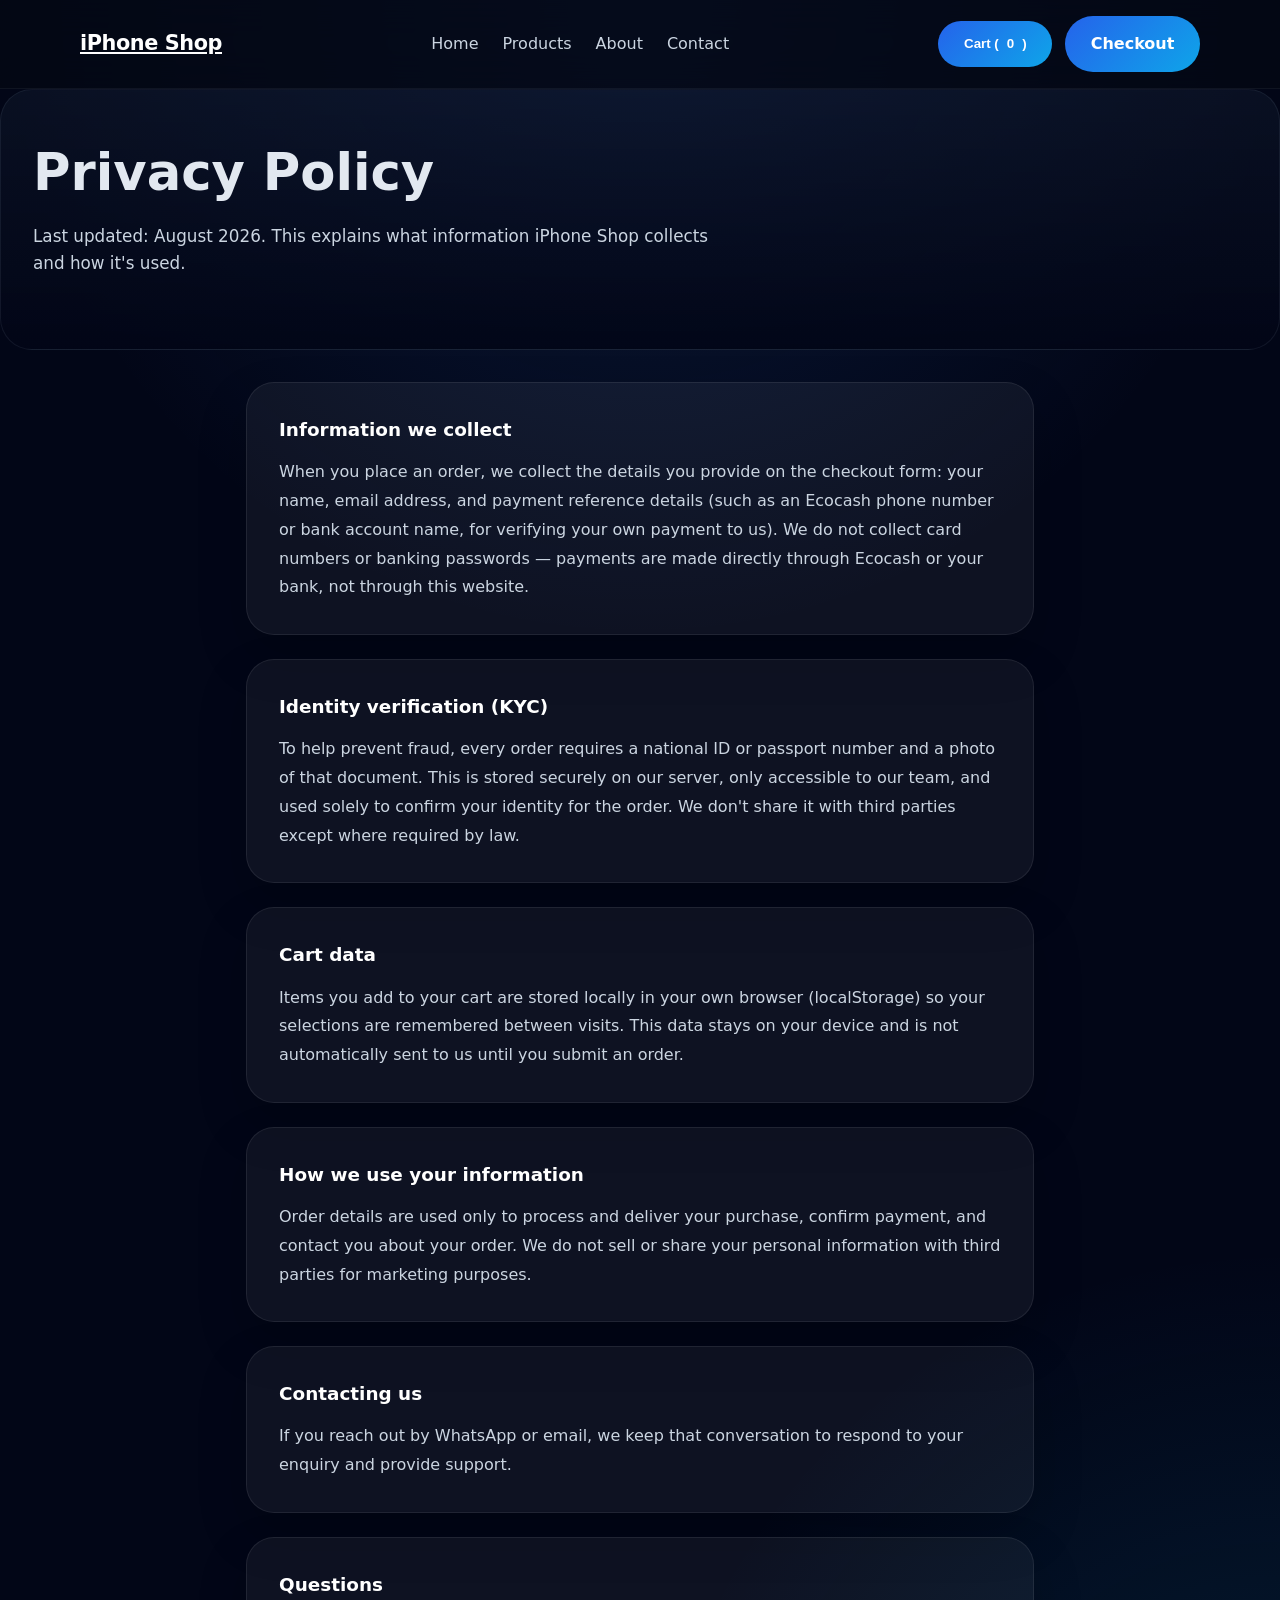
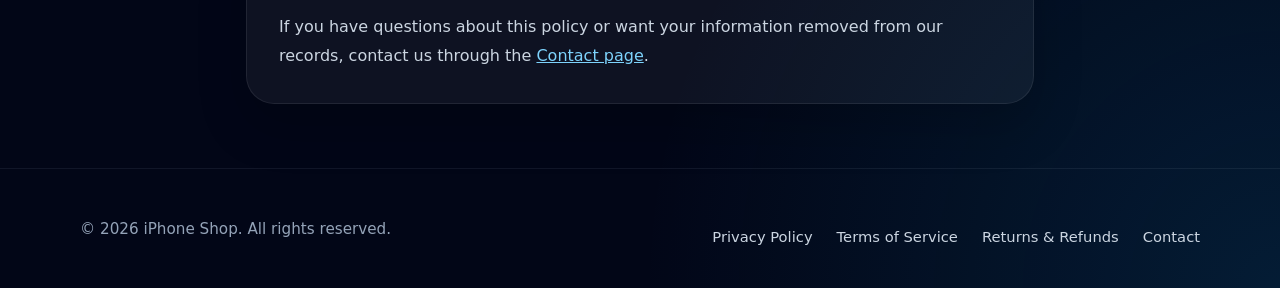
<file: privacy.html>
<!doctype html>
<html lang="en">
<head>
  <meta charset="utf-8" />
  <meta name="viewport" content="width=device-width,initial-scale=1" />
  <title>Privacy Policy — iPhone Shop</title>
  <meta name="description" content="How iPhone Shop collects, uses, and protects your information when you browse or order with us." />
  <link rel="icon" href="data:image/svg+xml,%3Csvg xmlns='http://www.w3.org/2000/svg' viewBox='0 0 64 64'%3E%3Crect width='64' height='64' rx='16' fill='%230ea5e9'/%3E%3Ctext x='32' y='43' font-family='Arial,sans-serif' font-size='30' font-weight='700' fill='white' text-anchor='middle'%3EiS%3C/text%3E%3C/svg%3E" />
  <link rel="stylesheet" href="styles.css" />
</head>
<body>
  <header class="site-header">
    <div class="container header-inner">
      <a href="index.html" class="logo">iPhone Shop</a>
      <nav class="nav-links">
        <a href="index.html" class="nav-link">Home</a>
        <a href="products.html" class="nav-link">Products</a>
        <a href="about.html" class="nav-link">About</a>
        <a href="contact.html" class="nav-link">Contact</a>
      </nav>
      <div class="header-actions">
        <button id="cart-btn" class="button button-primary">Cart (<span id="cart-count">0</span>)</button>
        <a href="checkout.html" class="button button-primary">Checkout</a>
      </div>
    </div>
  </header>

  <main>
    <section class="page-hero">
      <div class="hero-copy">
        <h1>Privacy Policy</h1>
        <p>Last updated: August 2026. This explains what information iPhone Shop collects and how it's used.</p>
      </div>
    </section>

    <section class="container" style="padding:0 1rem 4rem;max-width:820px;">
      <div class="feature-card" style="margin-bottom:1.5rem;">
        <h3>Information we collect</h3>
        <p>When you place an order, we collect the details you provide on the checkout form: your name, email address, and payment reference details (such as an Ecocash phone number or bank account name, for verifying your own payment to us). We do not collect card numbers or banking passwords — payments are made directly through Ecocash or your bank, not through this website.</p>
      </div>

      <div class="feature-card" style="margin-bottom:1.5rem;">
        <h3>Identity verification (KYC)</h3>
        <p>To help prevent fraud, every order requires a national ID or passport number and a photo of that document. This is stored securely on our server, only accessible to our team, and used solely to confirm your identity for the order. We don't share it with third parties except where required by law.</p>
      </div>

      <div class="feature-card" style="margin-bottom:1.5rem;">
        <h3>Cart data</h3>
        <p>Items you add to your cart are stored locally in your own browser (localStorage) so your selections are remembered between visits. This data stays on your device and is not automatically sent to us until you submit an order.</p>
      </div>

      <div class="feature-card" style="margin-bottom:1.5rem;">
        <h3>How we use your information</h3>
        <p>Order details are used only to process and deliver your purchase, confirm payment, and contact you about your order. We do not sell or share your personal information with third parties for marketing purposes.</p>
      </div>

      <div class="feature-card" style="margin-bottom:1.5rem;">
        <h3>Contacting us</h3>
        <p>If you reach out by WhatsApp or email, we keep that conversation to respond to your enquiry and provide support.</p>
      </div>

      <div class="feature-card">
        <h3>Questions</h3>
        <p>If you have questions about this policy or want your information removed from our records, contact us through the <a href="contact.html" style="color:#7dd3fc;">Contact page</a>.</p>
      </div>
    </section>
  </main>

  <footer class="site-footer">
    <div class="container footer-grid">
      <p class="footer-note" style="margin-top:0;">© 2026 iPhone Shop. All rights reserved.</p>
      <div class="footer-links">
        <a href="privacy.html">Privacy Policy</a>
        <a href="terms.html">Terms of Service</a>
        <a href="returns.html">Returns &amp; Refunds</a>
        <a href="contact.html">Contact</a>
      </div>
    </div>
  </footer>

  <div id="cart-modal" class="modal hidden">
    <div class="modal-content">
      <h2>Your Cart</h2>
      <ul id="cart-list"></ul>
      <div class="cart-total">Total: $<span id="cart-total">0.00</span></div>
      <a id="checkout-btn" href="checkout.html" class="button button-primary">Checkout</a>
      <button id="close-cart" class="button button-secondary">Close</button>
    </div>
  </div>

  <script src="script.js" defer></script>
</body>
</html>
</file>
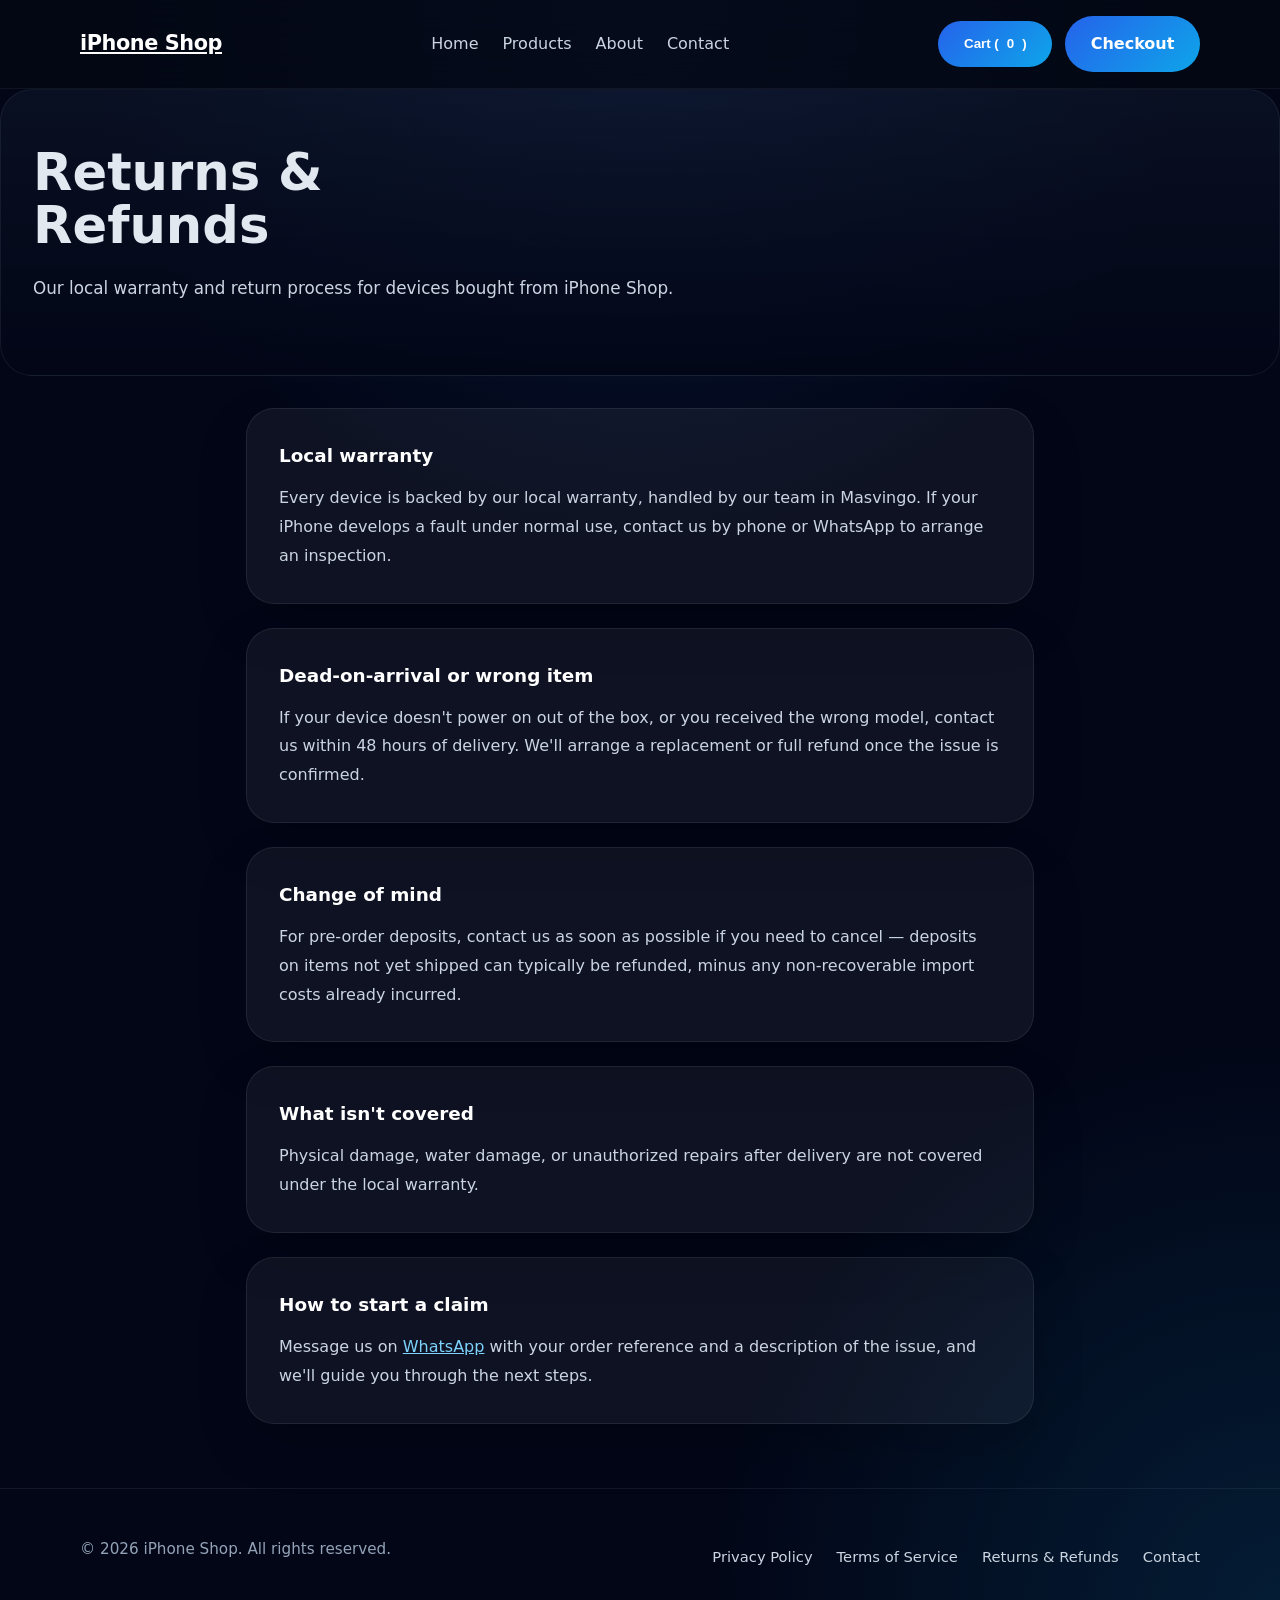
<file: Returns.html>
<!doctype html>
<html lang="en">
<head>
  <meta charset="utf-8" />
  <meta name="viewport" content="width=device-width,initial-scale=1" />
  <title>Returns &amp; Refunds — iPhone Shop</title>
  <meta name="description" content="iPhone Shop's returns, refunds, and warranty policy for devices purchased online." />
  <link rel="icon" href="data:image/svg+xml,%3Csvg xmlns='http://www.w3.org/2000/svg' viewBox='0 0 64 64'%3E%3Crect width='64' height='64' rx='16' fill='%230ea5e9'/%3E%3Ctext x='32' y='43' font-family='Arial,sans-serif' font-size='30' font-weight='700' fill='white' text-anchor='middle'%3EiS%3C/text%3E%3C/svg%3E" />
  <link rel="stylesheet" href="styles.css" />
</head>
<body>
  <header class="site-header">
    <div class="container header-inner">
      <a href="index.html" class="logo">iPhone Shop</a>
      <nav class="nav-links">
        <a href="index.html" class="nav-link">Home</a>
        <a href="products.html" class="nav-link">Products</a>
        <a href="about.html" class="nav-link">About</a>
        <a href="contact.html" class="nav-link">Contact</a>
      </nav>
      <div class="header-actions">
        <button id="cart-btn" class="button button-primary">Cart (<span id="cart-count">0</span>)</button>
        <a href="checkout.html" class="button button-primary">Checkout</a>
      </div>
    </div>
  </header>

  <main>
    <section class="page-hero">
      <div class="hero-copy">
        <h1>Returns &amp; Refunds</h1>
        <p>Our local warranty and return process for devices bought from iPhone Shop.</p>
      </div>
    </section>

    <section class="container" style="padding:0 1rem 4rem;max-width:820px;">
      <div class="feature-card" style="margin-bottom:1.5rem;">
        <h3>Local warranty</h3>
        <p>Every device is backed by our local warranty, handled by our team in Masvingo. If your iPhone develops a fault under normal use, contact us by phone or WhatsApp to arrange an inspection.</p>
      </div>

      <div class="feature-card" style="margin-bottom:1.5rem;">
        <h3>Dead-on-arrival or wrong item</h3>
        <p>If your device doesn't power on out of the box, or you received the wrong model, contact us within 48 hours of delivery. We'll arrange a replacement or full refund once the issue is confirmed.</p>
      </div>

      <div class="feature-card" style="margin-bottom:1.5rem;">
        <h3>Change of mind</h3>
        <p>For pre-order deposits, contact us as soon as possible if you need to cancel — deposits on items not yet shipped can typically be refunded, minus any non-recoverable import costs already incurred.</p>
      </div>

      <div class="feature-card" style="margin-bottom:1.5rem;">
        <h3>What isn't covered</h3>
        <p>Physical damage, water damage, or unauthorized repairs after delivery are not covered under the local warranty.</p>
      </div>

      <div class="feature-card">
        <h3>How to start a claim</h3>
        <p>Message us on <a href="https://wa.me/263785233384" target="_blank" rel="noopener noreferrer" style="color:#7dd3fc;">WhatsApp</a> with your order reference and a description of the issue, and we'll guide you through the next steps.</p>
      </div>
    </section>
  </main>

  <footer class="site-footer">
    <div class="container footer-grid">
      <p class="footer-note" style="margin-top:0;">© 2026 iPhone Shop. All rights reserved.</p>
      <div class="footer-links">
        <a href="privacy.html">Privacy Policy</a>
        <a href="terms.html">Terms of Service</a>
        <a href="returns.html">Returns &amp; Refunds</a>
        <a href="contact.html">Contact</a>
      </div>
    </div>
  </footer>

  <div id="cart-modal" class="modal hidden">
    <div class="modal-content">
      <h2>Your Cart</h2>
      <ul id="cart-list"></ul>
      <div class="cart-total">Total: $<span id="cart-total">0.00</span></div>
      <a id="checkout-btn" href="checkout.html" class="button button-primary">Checkout</a>
      <button id="close-cart" class="button button-secondary">Close</button>
    </div>
  </div>

  <script src="script.js" defer></script>
</body>
</html>
</file>
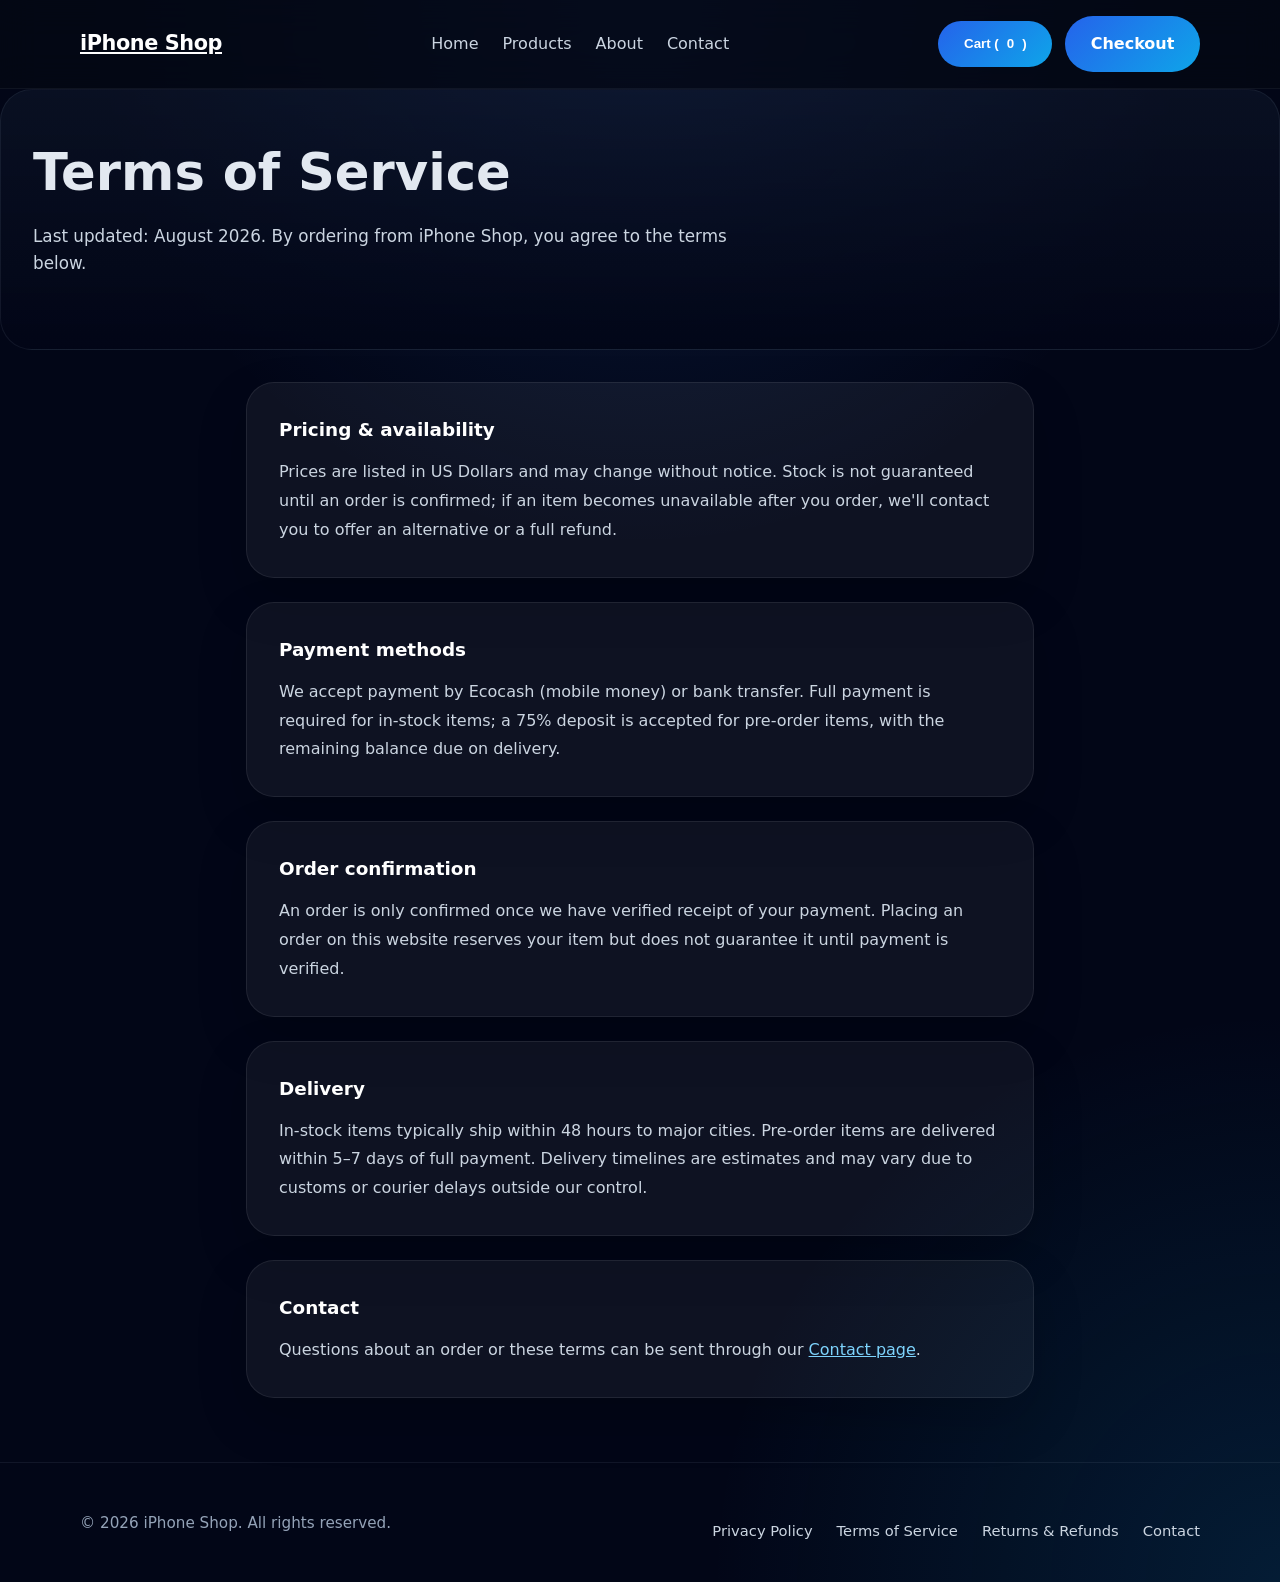
<file: Terms.html>
<!doctype html>
<html lang="en">
<head>
  <meta charset="utf-8" />
  <meta name="viewport" content="width=device-width,initial-scale=1" />
  <title>Terms of Service — iPhone Shop</title>
  <meta name="description" content="The terms that apply when you order from iPhone Shop, including pricing, pre-order deposits, and payment methods." />
  <link rel="icon" href="data:image/svg+xml,%3Csvg xmlns='http://www.w3.org/2000/svg' viewBox='0 0 64 64'%3E%3Crect width='64' height='64' rx='16' fill='%230ea5e9'/%3E%3Ctext x='32' y='43' font-family='Arial,sans-serif' font-size='30' font-weight='700' fill='white' text-anchor='middle'%3EiS%3C/text%3E%3C/svg%3E" />
  <link rel="stylesheet" href="styles.css" />
</head>
<body>
  <header class="site-header">
    <div class="container header-inner">
      <a href="index.html" class="logo">iPhone Shop</a>
      <nav class="nav-links">
        <a href="index.html" class="nav-link">Home</a>
        <a href="products.html" class="nav-link">Products</a>
        <a href="about.html" class="nav-link">About</a>
        <a href="contact.html" class="nav-link">Contact</a>
      </nav>
      <div class="header-actions">
        <button id="cart-btn" class="button button-primary">Cart (<span id="cart-count">0</span>)</button>
        <a href="checkout.html" class="button button-primary">Checkout</a>
      </div>
    </div>
  </header>

  <main>
    <section class="page-hero">
      <div class="hero-copy">
        <h1>Terms of Service</h1>
        <p>Last updated: August 2026. By ordering from iPhone Shop, you agree to the terms below.</p>
      </div>
    </section>

    <section class="container" style="padding:0 1rem 4rem;max-width:820px;">
      <div class="feature-card" style="margin-bottom:1.5rem;">
        <h3>Pricing &amp; availability</h3>
        <p>Prices are listed in US Dollars and may change without notice. Stock is not guaranteed until an order is confirmed; if an item becomes unavailable after you order, we'll contact you to offer an alternative or a full refund.</p>
      </div>

      <div class="feature-card" style="margin-bottom:1.5rem;">
        <h3>Payment methods</h3>
        <p>We accept payment by Ecocash (mobile money) or bank transfer. Full payment is required for in-stock items; a 75% deposit is accepted for pre-order items, with the remaining balance due on delivery.</p>
      </div>

      <div class="feature-card" style="margin-bottom:1.5rem;">
        <h3>Order confirmation</h3>
        <p>An order is only confirmed once we have verified receipt of your payment. Placing an order on this website reserves your item but does not guarantee it until payment is verified.</p>
      </div>

      <div class="feature-card" style="margin-bottom:1.5rem;">
        <h3>Delivery</h3>
        <p>In-stock items typically ship within 48 hours to major cities. Pre-order items are delivered within 5–7 days of full payment. Delivery timelines are estimates and may vary due to customs or courier delays outside our control.</p>
      </div>

      <div class="feature-card">
        <h3>Contact</h3>
        <p>Questions about an order or these terms can be sent through our <a href="contact.html" style="color:#7dd3fc;">Contact page</a>.</p>
      </div>
    </section>
  </main>

  <footer class="site-footer">
    <div class="container footer-grid">
      <p class="footer-note" style="margin-top:0;">© 2026 iPhone Shop. All rights reserved.</p>
      <div class="footer-links">
        <a href="privacy.html">Privacy Policy</a>
        <a href="terms.html">Terms of Service</a>
        <a href="returns.html">Returns &amp; Refunds</a>
        <a href="contact.html">Contact</a>
      </div>
    </div>
  </footer>

  <div id="cart-modal" class="modal hidden">
    <div class="modal-content">
      <h2>Your Cart</h2>
      <ul id="cart-list"></ul>
      <div class="cart-total">Total: $<span id="cart-total">0.00</span></div>
      <a id="checkout-btn" href="checkout.html" class="button button-primary">Checkout</a>
      <button id="close-cart" class="button button-secondary">Close</button>
    </div>
  </div>

  <script src="script.js" defer></script>
</body>
</html>
</file>
<file: styles.css>
:root {
  color-scheme: dark;
  font-family: Inter, system-ui, -apple-system, BlinkMacSystemFont, 'Segoe UI', sans-serif;
  font-size: 16px;
  background: #0f172a;
  color: #e2e8f0;
  line-height: 1.6;
}

* {
  box-sizing: border-box;
}

html,
body {
  margin: 0;
  min-height: 100%;
}

body {
  position: relative;
  background: radial-gradient(circle at top, rgba(59, 130, 246, 0.16), transparent 32%),
    radial-gradient(circle at bottom right, rgba(14, 165, 233, 0.14), transparent 28%),
    #020617;
  overflow-x: hidden;
}

body::before {
  content: '';
  position: fixed;
  inset: 0;
  z-index: -1;
  background: linear-gradient(180deg, rgba(2, 6, 23, 0.94), rgba(4, 8, 20, 0.92)), var(--page-bg-image, none);
  background-size: cover;
  background-position: center;
  opacity: 0.32;
  transition: background-image 1s ease, opacity 0.4s ease;
  pointer-events: none;
}

img {
  max-width: 100%;
  display: block;
}

.container {
  width: min(1120px, calc(100% - 2rem));
  margin: 0 auto;
}

button,
a.button {
  display: inline-flex;
  align-items: center;
  justify-content: center;
  gap: 0.5rem;
  border-radius: 999px;
  border: none;
  text-decoration: none;
  font-weight: 600;
  cursor: pointer;
}

.button-primary {
  background: linear-gradient(135deg, #2563eb, #0ea5e9);
  color: white;
  padding: 0.95rem 1.6rem;
}

.button-secondary {
  background: rgba(148, 163, 184, 0.16);
  color: #cbd5e1;
  padding: 0.95rem 1.6rem;
}

.modal {
  position: fixed;
  inset: 0;
  display: flex;
  align-items: center;
  justify-content: center;
  background: rgba(2, 6, 23, 0.92);
  backdrop-filter: blur(8px);
  padding: 1rem;
  z-index: 1000;
}

/* Applied to <html> (and mirrored on <body>) while any modal is open, so
   the page underneath can't scroll and reveal itself around/behind the
   modal — this is what was causing other product cards to show through. */
html.modal-open,
body.modal-open {
  overflow: hidden;
  height: 100%;
}

.modal-content {
  width: min(580px, 100%);
  max-height: calc(100vh - 2rem);
  overflow: auto;
  border-radius: 1.5rem;
  background: rgba(8, 15, 32, 0.98);
  border: 1px solid rgba(148, 163, 184, 0.16);
  box-shadow: 0 24px 70px rgba(0, 0, 0, 0.35);
  padding: 1.5rem;
}

.hidden {
  display: none !important;
}

.cart-total {
  margin-top: 1rem;
  text-align: right;
  font-weight: 700;
}

/* ---------------------------------------------------------------
   Form fields (labels, inputs, selects) used across cart/checkout
   modals and the checkout page payment form.
   --------------------------------------------------------------- */
.form-field {
  display: flex;
  flex-direction: column;
  gap: 0.4rem;
  margin-bottom: 1.1rem;
  color: #cbd5e1;
  font-size: 0.92rem;
  font-weight: 600;
}

label {
  display: flex;
  flex-direction: column;
  gap: 0.4rem;
  color: #cbd5e1;
  font-size: 0.92rem;
  font-weight: 600;
  margin-bottom: 1.1rem;
}

input,
select,
textarea {
  font-family: inherit;
  font-size: 1rem;
  font-weight: 500;
  color: #f8fafc;
  background: rgba(255, 255, 255, 0.05);
  border: 1px solid rgba(148, 163, 184, 0.22);
  border-radius: 0.85rem;
  padding: 0.75rem 0.9rem;
  outline: none;
  transition: border-color 0.2s ease, background 0.2s ease;
}

input::placeholder,
textarea::placeholder {
  color: #64748b;
}

input:focus,
select:focus,
textarea:focus {
  border-color: rgba(56, 189, 248, 0.55);
  background: rgba(255, 255, 255, 0.08);
}

select {
  appearance: none;
  color-scheme: dark;
  background-image: linear-gradient(45deg, transparent 50%, #94a3b8 50%), linear-gradient(135deg, #94a3b8 50%, transparent 50%);
  background-position: calc(100% - 1.2rem) center, calc(100% - 0.85rem) center;
  background-size: 6px 6px, 6px 6px;
  background-repeat: no-repeat;
  padding-right: 2.4rem;
}

select option {
  background: #0b1220;
  color: #f8fafc;
}

/* Toast used for the "email copied" fallback on mailto buttons */
.site-toast {
  position: fixed;
  left: 50%;
  bottom: 1.5rem;
  transform: translate(-50%, 1rem);
  background: rgba(8, 15, 32, 0.98);
  border: 1px solid rgba(148, 163, 184, 0.24);
  color: #f8fafc;
  padding: 0.85rem 1.25rem;
  border-radius: 0.9rem;
  box-shadow: 0 20px 50px rgba(0, 0, 0, 0.35);
  font-size: 0.92rem;
  opacity: 0;
  pointer-events: none;
  transition: opacity 0.2s ease, transform 0.2s ease;
  z-index: 100;
}

.site-toast.visible {
  opacity: 1;
  transform: translate(-50%, 0);
}

/* ---------------------------------------------------------------
   Contact page: WhatsApp / Email method cards
   --------------------------------------------------------------- */
.contact-methods {
  display: grid;
  grid-template-columns: repeat(2, minmax(0, 1fr));
  gap: 1.25rem;
}

.contact-card {
  display: flex;
  flex-direction: column;
  gap: 1rem;
  padding: 1.75rem;
  border-radius: 1.75rem;
  background: rgba(255, 255, 255, 0.05);
  border: 1px solid rgba(255, 255, 255, 0.08);
  box-shadow: 0 22px 50px rgba(0, 0, 0, 0.18);
  text-decoration: none;
  transition: transform 0.2s ease, border-color 0.2s ease, box-shadow 0.2s ease;
}

.contact-card:hover,
.contact-card:focus {
  transform: translateY(-4px);
  box-shadow: 0 28px 70px rgba(0, 0, 0, 0.28);
}

.contact-card-icon {
  width: 3.25rem;
  height: 3.25rem;
  display: grid;
  place-items: center;
  border-radius: 1rem;
}

.contact-card-icon svg {
  width: 26px;
  height: 26px;
}

.contact-card h3 {
  margin: 0;
  color: #f8fafc;
  font-size: 1.15rem;
}

.contact-card p {
  margin: 0;
  color: #94a3b8;
  font-size: 0.92rem;
  line-height: 1.6;
  flex: 1;
}

.contact-card-cta {
  display: inline-flex;
  align-items: center;
  gap: 0.4rem;
  font-weight: 700;
  font-size: 0.92rem;
}

.contact-card-cta svg {
  width: 16px;
  height: 16px;
  transition: transform 0.2s ease;
}

.contact-card:hover .contact-card-cta svg {
  transform: translateX(3px);
}

.contact-card--whatsapp {
  border-color: rgba(37, 211, 102, 0.28);
}

.contact-card--whatsapp .contact-card-icon {
  background: rgba(37, 211, 102, 0.14);
  color: #25d366;
}

.contact-card--whatsapp .contact-card-cta {
  color: #25d366;
}

.contact-card--whatsapp:hover {
  border-color: rgba(37, 211, 102, 0.5);
}

.contact-card--email {
  border-color: rgba(234, 67, 53, 0.25);
}

.contact-card--email .contact-card-icon {
  background: linear-gradient(135deg, rgba(234, 67, 53, 0.18), rgba(66, 133, 244, 0.18));
  color: #f4b400;
}

.contact-card--email .contact-card-cta {
  color: #ea4335;
}

.contact-card--email:hover {
  border-color: rgba(234, 67, 53, 0.5);
}

@media (max-width: 640px) {
  .contact-methods {
    grid-template-columns: 1fr;
  }
}

.button-secondary {
  background: rgba(148, 163, 184, 0.16);
  color: #cbd5e1;
  padding: 0.95rem 1.6rem;
}

.button-outline {
  background: transparent;
  border: 1px solid rgba(148, 163, 184, 0.2);
  color: #cbd5e1;
  padding: 0.95rem 1.6rem;
  transition: background 0.2s ease, border-color 0.2s ease;
}

.button-outline:hover,
.button-outline:focus {
  background: rgba(148, 163, 184, 0.14);
  border-color: rgba(148, 163, 184, 0.35);
}

.button-sm {
  background: #1e293b;
  color: #f8fafc;
  padding: 0.8rem 1.2rem;
}

.site-header {
  position: sticky;
  top: 0;
  z-index: 10;
  backdrop-filter: blur(18px);
  background: rgba(4, 8, 20, 0.78);
  border-bottom: 1px solid rgba(148, 163, 184, 0.08);
}

.header-inner {
  display: flex;
  align-items: center;
  justify-content: space-between;
  gap: 1rem;
  padding: 1rem 0;
}

.logo {
  font-size: 1.3rem;
  font-weight: 700;
  letter-spacing: -0.02em;
  color: white;
}

.nav-links {
  display: flex;
  gap: 1.5rem;
  flex-wrap: wrap;
}

.nav-links a {
  color: #cbd5e1;
  text-decoration: none;
  transition: color 0.2s ease;
}

.header-actions {
  display: flex;
  gap: 0.8rem;
  align-items: center;
}

.nav-links a:hover,
.nav-links a.active {
  color: white;
}

.page-hero {
  background: linear-gradient(180deg, rgba(15, 23, 42, 0.6), rgba(2, 6, 23, 0.9));
  border: 1px solid rgba(148, 163, 184, 0.1);
  border-radius: 2rem;
  padding: 3.5rem 2rem;
  margin-bottom: 2rem;
}

.page-hero .hero-copy {
  max-width: 52rem;
}

.page-hero h1,
.page-hero h2 {
  margin: 0 0 1rem;
  font-size: clamp(2.4rem, 4vw, 3.5rem);
}

.page-hero p {
  color: #cbd5e1;
  max-width: 42rem;
}

.page-hero .button {
  margin-top: 1.75rem;
}

.content {
  padding: 2rem 0;
  max-width: 900px;
  color: #cbd5e1;
}

.hero {
  position: relative;
  min-height: 100vh;
  padding: 0;
  overflow: hidden;
  display: grid;
  place-items: center;
  background: #090b12;
}

.hero-media {
  position: absolute;
  inset: 0;
  background-image: linear-gradient(180deg, rgba(12, 17, 34, 0.1), rgba(3, 5, 13, 0.92)), var(--hero-media-image, url('images/iphone-13.png'));
  background-size: cover;
  background-position: center;
  opacity: 0.65;
  filter: saturate(1.05) contrast(1.05);
  z-index: 0;
  image-rendering: auto;
}

.hero::before {
  content: '';
  position: absolute;
  inset: 0;
  background: radial-gradient(circle at 50% 20%, rgba(48, 190, 236, 0.18), transparent 27%), radial-gradient(circle at 20% 80%, rgba(59, 130, 246, 0.1), transparent 25%);
  pointer-events: none;
  z-index: 0;
}

.hero-stage {
  position: relative;
  z-index: 1;
  display: grid;
  align-items: center;
  grid-template-columns: 1.05fr 0.95fr;
  gap: 2rem;
  width: min(1100px, calc(100% - 2rem));
  padding: 6rem 0 5rem;
}

.hero-copy {
  max-width: 40rem;
}

.hero-copy h1 {
  font-size: clamp(3rem, 5vw, 5.75rem);
  line-height: 0.95;
  margin: 0;
}

.hero-copy p {
  margin-top: 1.75rem;
  font-size: 1.05rem;
  max-width: 42rem;
  color: #dbeafe;
}

.hero-visual {
  position: relative;
  display: grid;
  place-items: center;
  perspective: 1600px;
}

.hero-device {
  width: min(420px, 92vw);
  aspect-ratio: 0.55;
  position: relative;
  transform-style: preserve-3d;
  transform: translateZ(0) rotateX(var(--hero-rotate-x, 16deg)) rotateY(var(--hero-rotate-y, 18deg)) translateY(var(--hero-translate-y, 0px));
  transition: transform 0.2s ease-out;
}

.hero-device-frame,
.hero-device-screen,
.hero-device-halo {
  position: absolute;
  inset: 0;
  border-radius: 3rem;
}

.hero-device-frame {
  background: linear-gradient(180deg, rgba(255,255,255,0.14), rgba(56, 189, 248, 0.1));
  border: 1px solid rgba(255,255,255,0.14);
  box-shadow: 0 36px 90px rgba(15, 23, 42, 0.35);
  backdrop-filter: blur(12px);
  transform: translateZ(4px);
}

.hero-device-screen {
  inset: 1.2rem;
  background: linear-gradient(180deg, rgba(9, 14, 29, 0.98), rgba(11, 17, 38, 0.97));
  box-shadow: inset 0 0 0 1px rgba(255,255,255,0.05);
  overflow: hidden;
  display: grid;
  place-items: center;
  transform: translateZ(8px);
}

.hero-device-screen::before {
  content: '';
  position: absolute;
  inset: 0;
  background-image: var(--hero-screen-image, url('images/iphone-13.png'));
  background-size: cover;
  background-position: center;
  opacity: 0.98;
  filter: saturate(1.1) contrast(1.05);
}

.hero-device-halo {
  inset: -2rem;
  background: radial-gradient(circle at center, rgba(56, 189, 248, 0.22), transparent 38%);
  filter: blur(18px);
  transform: translateZ(-8px);
}

.hero-device-frame,
.hero-device-screen,
.hero-device-halo {
  position: absolute;
  inset: 0;
  border-radius: 3rem;
}

.hero-device-frame {
  background: linear-gradient(180deg, rgba(255,255,255,0.14), rgba(56, 189, 248, 0.1));
  border: 1px solid rgba(255,255,255,0.14);
  box-shadow: 0 36px 90px rgba(15, 23, 42, 0.35);
  backdrop-filter: blur(12px);
  transform: translateZ(4px);
}

.hero-device-screen {
  inset: 1.2rem;
  background: linear-gradient(180deg, rgba(9, 14, 29, 0.98), rgba(11, 17, 38, 0.97));
  box-shadow: inset 0 0 0 1px rgba(255,255,255,0.05);
  overflow: hidden;
  display: grid;
  place-items: center;
  transform: translateZ(8px);
}

.hero-device-screen::before {
  content: '';
  position: absolute;
  inset: 0;
  background-image: var(--hero-screen-image, url('images/iphone-13.png'));
  background-size: cover;
  background-position: center;
  opacity: 0.98;
  filter: saturate(1.1) contrast(1.05);
}

.hero-device-halo {
  inset: -2rem;
  background: radial-gradient(circle at center, rgba(56, 189, 248, 0.22), transparent 38%);
  filter: blur(18px);
  transform: translateZ(-8px);
}

.hero-device-details {
  position: absolute;
  left: 1.5rem;
  bottom: 1.5rem;
  background: rgba(7, 11, 22, 0.85);
  border: 1px solid rgba(148, 163, 184, 0.14);
  border-radius: 1.25rem;
  padding: 1rem 1.25rem;
  backdrop-filter: blur(18px);
  box-shadow: 0 24px 60px rgba(0,0,0,0.25);
  transform: translateZ(12px);
}

.hero-model {
  display: block;
  font-size: 1.05rem;
  font-weight: 700;
  color: #f8fafc;
}

.hero-specs {
  margin-top: 0.5rem;
  color: #94a3b8;
  font-size: 0.95rem;
}

.hero-floating-cards {
  position: absolute;
  top: 1.25rem;
  right: -2rem;
  display: grid;
  gap: 1rem;
}

.floating-card {
  width: 14rem;
  padding: 1rem 1.15rem;
  border-radius: 1.5rem;
  background: rgba(15, 23, 42, 0.88);
  border: 1px solid rgba(148, 163, 184, 0.16);
  box-shadow: 0 28px 64px rgba(0, 0, 0, 0.26);
  backdrop-filter: blur(22px);
}

.floating-card.accent {
  background: rgba(14, 165, 233, 0.08);
  border-color: rgba(14, 165, 233, 0.22);
}

.floating-card strong {
  display: block;
  color: white;
  margin-bottom: 0.4rem;
}

.floating-card span {
  display: block;
  color: #cbd5e1;
  font-size: 0.92rem;
}

.floating-card.accent {
  background: rgba(14, 165, 233, 0.08);
  border-color: rgba(14, 165, 233, 0.22);
}

@media (max-width: 960px) {
  .hero-stage {
    grid-template-columns: 1fr;
    gap: 2rem;
    padding: 4rem 0 3rem;
  }

  .hero-floating-cards {
    position: static;
    grid-template-columns: 1fr;
    width: 100%;
    justify-items: center;
    margin-top: 1.5rem;
  }
}

@media (max-width: 860px) {
  .hero-stage,
  .about-grid {
    grid-template-columns: 1fr;
  }

  .feature-grid,
  .product-grid,
  .stats-grid {
    grid-template-columns: 1fr;
  }

  .header-inner {
    flex-direction: column;
    align-items: stretch;
    gap: 1rem;
  }

  .header-actions {
    width: 100%;
    justify-content: flex-start;
    flex-wrap: nowrap;
    overflow-x: auto;
    -webkit-overflow-scrolling: touch;
    scrollbar-width: none;
    padding-bottom: 0.1rem;
  }

  .header-actions::-webkit-scrollbar {
    display: none;
  }

  .header-actions .button {
    flex: 0 0 auto;
    white-space: nowrap;
  }
}

@media (max-width: 640px) {
  .hero {
    min-height: auto;
    padding-top: 2rem;
  }

  .hero-copy h1 {
    font-size: clamp(2.4rem, 10vw, 3.2rem);
  }

  .hero-copy p,
  .section-heading p,
  .feature-card p,
  .product-copy p,
  .about-grid p,
  .footer-note {
    font-size: 0.96rem;
  }

  .hero-actions,
  .footer-actions {
    flex-direction: column;
    align-items: stretch;
  }

  .hero-device {
    width: min(300px, 88vw);
  }

  .hero-device-details {
    left: 1rem;
    right: 1rem;
  }

  .hero-floating-cards {
    width: 100%;
    margin-top: 1rem;
  }

  .floating-card {
    width: 100%;
  }

  .nav-links {
    flex-wrap: wrap;
    gap: 0.85rem;
  }

  .site-footer {
    padding: 2rem 0 1.5rem;
  }

  .footer-grid {
    flex-direction: column;
    align-items: stretch;
    gap: 1rem;
  }

  .footer-actions {
    width: 100%;
  }

  .feature-card,
  .product-card,
  .stat-card {
    padding: 1.5rem;
  }
}

.hero-copy h1 {
  font-size: clamp(2.75rem, 4vw, 4.5rem);
  margin: 0;
  line-height: 1.03;
  max-width: 14ch;
}

.hero-copy p {
  max-width: 44rem;
  color: #cbd5e1;
  margin-top: 1.5rem;
}

.eyebrow {
  display: inline-block;
  margin-bottom: 1rem;
  color: #38bdf8;
  font-weight: 700;
  text-transform: uppercase;
  letter-spacing: 0.18em;
  font-size: 0.82rem;
}

.hero-actions {
  display: flex;
  flex-wrap: wrap;
  gap: 1rem;
  margin-top: 2rem;
}

.hero-image {
  display: flex;
  justify-content: center;
}

.phone-frame {
  width: min(360px, 100%);
  aspect-ratio: 9 / 18.5;
  border-radius: 3rem;
  background: linear-gradient(180deg, rgba(59, 130, 246, 0.2), rgba(14, 165, 233, 0.08));
  box-shadow: 0 40px 120px rgba(15, 23, 42, 0.35);
  padding: 1.5rem;
  display: grid;
  place-items: center;
}

.phone-screen {
  width: 100%;
  height: 100%;
  border-radius: 2.4rem;
  background: linear-gradient(180deg, #0f172a 0%, #0b1120 55%, #09101f 100%);
  box-shadow: inset 0 0 0 1px rgba(148, 163, 184, 0.08);
  display: grid;
  place-items: center;
  padding: 1.5rem;
  gap: 1rem;
}

.screen-status {
  width: 100%;
  display: flex;
  justify-content: space-between;
  color: #94a3b8;
  font-size: 0.95rem;
  letter-spacing: 0.02em;
}

.dynamic-display {
  width: 100%;
  max-width: 18rem;
  text-align: center;
  color: #f8fafc;
}

.dynamic-display .display-label {
  margin: 0;
  font-size: 0.85rem;
  text-transform: uppercase;
  letter-spacing: 0.18em;
  color: #38bdf8;
}

.dynamic-display h2 {
  margin: 0.5rem 0 0.75rem;
  font-size: 1.6rem;
  line-height: 1.1;
}

.dynamic-display p {
  margin: 0;
  color: #cbd5e1;
  font-size: 0.95rem;
}

.display-features {
  margin-top: 1.25rem;
  display: flex;
  gap: 0.75rem;
  justify-content: center;
  flex-wrap: wrap;
}

.display-features span {
  background: rgba(148, 163, 184, 0.1);
  border: 1px solid rgba(148, 163, 184, 0.18);
  border-radius: 999px;
  padding: 0.65rem 0.9rem;
  font-size: 0.85rem;
  color: #cbd5e1;
}

.screen-info span {
  padding: 0.8rem 1rem;
  background: rgba(148, 163, 184, 0.08);
  border-radius: 1rem;
  font-size: 0.96rem;
}

.section {
  padding: 4rem 0;
}

.section-heading {
  max-width: 52rem;
  margin-bottom: 2.5rem;
}

.section-heading h1,
.section-heading h2 {
  margin: 0.5rem 0 0;
  font-size: clamp(2rem, 3vw, 3rem);
}

.feature-grid,
.product-grid,
.stats-grid {
  display: grid;
  gap: 1.5rem;
}

.feature-grid {
  grid-template-columns: repeat(3, minmax(0, 1fr));
}

.feature-card {
  background: rgba(255, 255, 255, 0.05);
  border: 1px solid rgba(255, 255, 255, 0.08);
  border-radius: 1.75rem;
  padding: 2rem;
  box-shadow: 0 22px 50px rgba(0, 0, 0, 0.18);
}

.feature-card h3 {
  margin-top: 0;
  margin-bottom: 0.85rem;
  color: #ffffff;
  font-size: 1.15rem;
}

.feature-card p {
  margin: 0;
  color: #cbd5e1;
  line-height: 1.8;
}

.product-grid {
  grid-template-columns: repeat(auto-fit, minmax(300px, 1fr));
}

/* Styles for products rendered by script.js */
.products-grid {
  display: grid;
  gap: 2rem;
  grid-template-columns: repeat(auto-fit, minmax(320px, 1fr));
}

.product {
  position: relative;
  border-radius: 2rem;
  overflow: hidden;
  background: rgba(255, 255, 255, 0.06);
  border: 1px solid rgba(255, 255, 255, 0.08);
  min-height: 520px;
  display: grid;
  grid-template-rows: auto 1fr;
  transition: transform 0.25s ease, border-color 0.25s ease, box-shadow 0.25s ease;
}

.product:hover {
  transform: translateY(-4px);
  box-shadow: 0 28px 70px rgba(0, 0, 0, 0.24);
  border-color: rgba(255, 255, 255, 0.18);
}

.product .product-bg {
  position: relative;
  overflow: hidden;
  width: 100%;
  min-height: 400px;
  padding: 1.5rem;
  background: radial-gradient(circle at 50% 30%, rgba(255, 255, 255, 0.07), transparent 60%), rgba(255,255,255,0.04);
}

.product .product-img {
  width: 100%;
  height: 100%;
  display: block;
  object-fit: contain;
  object-position: center;
  image-rendering: auto;
}

.product .product-glass {
  position: relative;
  z-index: 1;
  width: 100%;
  padding: 1.5rem;
  background: rgba(15, 23, 42, 0.85);
  display: flex;
  flex-direction: column;
  gap: 1rem;
}

.product .product-glass h3 {
  margin: 0;
  font-size: 1.3rem;
}

.product .product-glass p {
  margin: 0;
  color: #cbd5e1;
  line-height: 1.6;
}

.product .price {
  font-size: 1.25rem;
  font-weight: 700;
  color: #ffffff;
}
.product .actions {
  display: grid;
  grid-template-columns: 1.3fr 1fr;
  gap: 0.75rem;
}
.product .actions button {
  width: 100%;
  min-height: 48px;
  justify-self: stretch;
}
.button-outline.view-details {
  border-color: rgba(255, 255, 255, 0.16);
  color: #ffffff;
  background: rgba(255,255,255,0.05);
}
.button-outline.view-details:hover,
.button-outline.view-details:focus {
  background: rgba(255,255,255,0.14);
  border-color: rgba(255, 255, 255, 0.28);
}

.viewer-modal-content {
  width: min(1000px, 100%);
  max-width: 1000px;
  padding: 1.75rem;
}
.viewer-header {
  display: flex;
  align-items: flex-start;
  justify-content: space-between;
  gap: 1rem;
  margin-bottom: 1.5rem;
}
.viewer-stage {
  width: 100%;
  min-height: 560px;
  display: grid;
  place-items: center;
  background: radial-gradient(circle at top, rgba(255, 255, 255, 0.08), transparent 35%), rgba(10, 14, 25, 0.98);
  border: 1px solid rgba(255, 255, 255, 0.08);
  box-shadow: 0 32px 80px rgba(0, 0, 0, 0.28);
  border-radius: 2rem;
  padding: 2.5rem;
  cursor: grab;
}
.viewer-stage:active {
  cursor: grabbing;
}
.viewer-card {
  width: min(700px, 100%);
  aspect-ratio: 0.45;
  perspective: 2000px;
}
.viewer-inner {
  width: 100%;
  height: 100%;
  position: relative;
  transform-style: preserve-3d;
  transition: transform 0.12s ease-out;
}
  width: 100%;
  height: 100%;
  position: relative;
  transform-style: preserve-3d;
  transition: transform 0.15s ease-out;
}
.viewer-face {
  position: absolute;
  inset: 0;
  width: 100%;
  height: 100%;
  object-fit: cover;
  border-radius: 2.5rem;
  box-shadow: inset 0 0 0 1px rgba(255,255,255,0.08), 0 18px 40px rgba(0, 0, 0, 0.25);
  backface-visibility: hidden;
}
.viewer-face.back {
  transform: rotateY(180deg);
}
.viewer-footer {
  display: flex;
  flex-wrap: wrap;
  justify-content: space-between;
  align-items: center;
  gap: 1rem;
  margin-top: 1.5rem;
}
.viewer-meta {
  display: flex;
  flex-direction: column;
  gap: 0.5rem;
}
.viewer-price {
  font-size: 1rem;
  font-weight: 700;
  color: #ffffff;
}
.viewer-hint {
  color: #94a3b8;
  font-size: 0.95rem;
}

.product-card {
  background: rgba(15, 23, 42, 0.92);
  border: 1px solid rgba(148, 163, 184, 0.12);
  border-radius: 1.75rem;
  overflow: hidden;
  display: flex;
  flex-direction: column;
}

.product-image {
  min-height: 260px;
  background-size: cover;
  background-position: center;
}

.image-1 {
  background-image: url('images/image 1.jfif');
}

.image-2 {
  background-image: url('images/image 2.jfif');
}

.image-3 {
  background-image: url('images/image 3.jfif');
}

.image-4 {
  background-image: linear-gradient(180deg, rgba(59, 130, 246, 0.22), rgba(15, 23, 42, 0.9)),
    radial-gradient(circle at 30% 20%, rgba(96, 165, 250, 0.45), transparent 26%),
    linear-gradient(135deg, #0f172a 0%, #111827 100%);
}

.image-5 {
  background-image: linear-gradient(180deg, rgba(201, 21, 74, 0.22), rgba(15, 23, 42, 0.9)),
    radial-gradient(circle at 65% 25%, rgba(251, 113, 133, 0.35), transparent 24%),
    linear-gradient(135deg, #111827 0%, #0f172a 100%);
}

.product-copy {
  padding: 1.75rem;
  display: flex;
  flex-direction: column;
  gap: 1rem;
}

.product-copy h3 {
  margin: 0;
  color: white;
}

.product-copy p {
  margin: 0;
  color: #cbd5e1;
}

.product-footer {
  margin-top: auto;
  display: flex;
  align-items: center;
  justify-content: space-between;
  gap: 1rem;
}

.price {
  font-size: 1.3rem;
  font-weight: 700;
  color: #f8fafc;
}

.about-grid {
  display: grid;
  grid-template-columns: 1.1fr 0.9fr;
  gap: 2rem;
  align-items: center;
}

.about-grid p {
  color: #cbd5e1;
}

.stats-grid {
  grid-template-columns: repeat(3, minmax(0, 1fr));
}

.stat-card {
  border-radius: 1.5rem;
  background: rgba(148, 163, 184, 0.08);
  padding: 1.75rem;
  text-align: center;
}

.stat-card strong {
  display: block;
  font-size: 2rem;
  color: white;
}

.stat-card span {
  display: block;
  margin-top: 0.5rem;
  color: #cbd5e1;
}

.site-footer {
  padding: 3rem 0 2rem;
  border-top: 1px solid rgba(148, 163, 184, 0.1);
}

.footer-grid {
  display: flex;
  justify-content: space-between;
  align-items: center;
  flex-wrap: wrap;
  gap: 1.5rem;
}

.footer-actions {
  display: flex;
  gap: 1rem;
  flex-wrap: wrap;
}

.footer-note {
  margin-top: 2rem;
  color: #94a3b8;
  font-size: 0.95rem;
}

.footer-links {
  display: flex;
  gap: 1.5rem;
  flex-wrap: wrap;
}

.footer-links a {
  color: #cbd5e1;
  text-decoration: none;
  font-size: 0.92rem;
  transition: color 0.2s ease;
}

.footer-links a:hover {
  color: white;
}

@media (max-width: 860px) {

  .hero-grid,
  .about-grid {
    grid-template-columns: 1fr;
  }

  .feature-grid,
  .product-grid,
  .stats-grid {
    grid-template-columns: 1fr;
  }

  .header-inner {
    flex-direction: column;
    align-items: flex-start;
  }
}

@media (max-width: 640px) {
  .hero {
    padding-top: 2.5rem;
  }

  .nav-links {
    flex-wrap: wrap;
    gap: 1rem;
  }

  .feature-card,
  .product-card,
  .stat-card {
    padding: 1.5rem;
  }

  .products-grid,
  .product-grid {
    grid-template-columns: 1fr;
  }

  .product {
    min-height: 480px;
  }

  .product .product-bg {
    min-height: 340px;
  }
}
</file>
<file: checkout.css>
/* ===================================================================
   checkout.css
   Page-specific styles for checkout.html (layout, cart rows, payment
   form sections). Load this AFTER styles.css — it relies on the base
   theme, .button, .modal, and .cart-total rules defined there, plus
   the site-wide input/select/.form-field styling in styles.css.
   =================================================================== */

.checkout-main {
  padding: 2.5rem 1rem 5rem;
  max-width: 960px;
}

.checkout-layout {
  display: grid;
  grid-template-columns: 1.1fr 0.9fr;
  gap: 1.75rem;
  align-items: start;
  margin-top: 1.5rem;
}

.checkout-card {
  background: rgba(255, 255, 255, 0.05);
  border: 1px solid rgba(255, 255, 255, 0.08);
  border-radius: 1.75rem;
  padding: 1.75rem;
  box-shadow: 0 22px 50px rgba(0, 0, 0, 0.18);
}

.checkout-card h3 {
  margin-top: 0;
  margin-bottom: 1.25rem;
  color: #ffffff;
  font-size: 1.15rem;
}

/* Cart line items */
.cart-list {
  display: grid;
  gap: 0.75rem;
}

.cart-row {
  display: flex;
  align-items: center;
  gap: 0.9rem;
  padding: 0.75rem;
  border-radius: 1rem;
  background: rgba(255, 255, 255, 0.03);
  border: 1px solid rgba(255, 255, 255, 0.06);
}

.cart-row-thumb {
  width: 64px;
  height: 64px;
  flex: 0 0 64px;
  border-radius: 0.75rem;
  overflow: hidden;
  background-color: rgba(255, 255, 255, 0.05);
  background-size: cover;
  background-position: center;
}

.cart-row-info {
  flex: 1;
  min-width: 0;
}

.cart-row-info .cart-row-name {
  font-weight: 700;
  color: #f8fafc;
}

.cart-row-info .cart-row-desc {
  color: #94a3b8;
  font-size: 0.88rem;
  margin-top: 0.15rem;
}

.cart-row-controls {
  display: flex;
  align-items: center;
  gap: 0.5rem;
}

.cart-row-price {
  min-width: 90px;
  text-align: right;
  font-weight: 700;
  color: #f8fafc;
}

.cart-empty {
  color: #94a3b8;
  padding: 1rem 0.25rem;
}

/* Header "Cart" modal preview on checkout.html */
.cart-modal-list {
  display: grid;
  gap: 0.4rem;
}

.cart-modal-item {
  display: flex;
  justify-content: space-between;
  align-items: center;
  padding: 0.55rem 0;
  border-bottom: 1px solid rgba(255, 255, 255, 0.06);
  color: #e2e8f0;
}

.cart-modal-item:last-child {
  border-bottom: none;
}

/* Payment form */
.qty-input {
  width: 68px;
  margin-top: 0;
  padding: 0.5rem 0.6rem;
  text-align: center;
}

#payment-form {
  display: flex;
  flex-direction: column;
}

#payment-form .form-field {
  margin-bottom: 1rem;
}

/* Name + Email side by side on wider screens */
.payment-name-row {
  display: grid;
  grid-template-columns: 1fr 1fr;
  gap: 1rem;
}

.payment-method-fields {
  margin: 0 0 0.5rem;
  padding: 1rem 1.1rem;
  border-radius: 1rem;
  background: rgba(255, 255, 255, 0.03);
  border: 1px solid rgba(255, 255, 255, 0.07);
  display: grid;
  gap: 0.9rem;
}

.payment-method-fields .form-field {
  margin-bottom: 0;
}

.payment-method-fields.hidden {
  display: none;
}

.ecocash-hint {
  margin: 0;
  color: #94a3b8;
  font-size: 0.85rem;
  line-height: 1.5;
}

@media (max-width: 520px) {
  .payment-name-row {
    grid-template-columns: 1fr;
  }
}

.order-amount-summary {
  margin: -0.35rem 0 1.15rem;
  padding: 0.85rem 1rem;
  border-radius: 0.85rem;
  background: rgba(56, 189, 248, 0.08);
  border: 1px solid rgba(56, 189, 248, 0.2);
  color: #bae6fd;
  font-size: 0.88rem;
  line-height: 1.5;
}

.payment-actions {
  margin-top: 1.5rem;
}

.payment-result {
  margin-top: 1.25rem;
}

.payment-error {
  margin-top: 1.25rem;
  padding: 0.85rem 1rem;
  border-radius: 0.85rem;
  background: rgba(248, 113, 113, 0.1);
  border: 1px solid rgba(248, 113, 113, 0.3);
  color: #fecaca;
  font-size: 0.92rem;
}

.payment-result .feature-card .whatsapp-followup {
  display: inline-block;
  margin-top: 0.9rem;
}

.payment-result .feature-card {
  padding: 1.1rem 1.4rem;
}

@media (max-width: 800px) {
  .checkout-layout {
    grid-template-columns: 1fr;
  }
}

@media (max-width: 520px) {
  .cart-row {
    flex-wrap: wrap;
  }

  .cart-row-price {
    text-align: left;
    margin-left: calc(64px + 0.9rem);
  }
}
</file>
